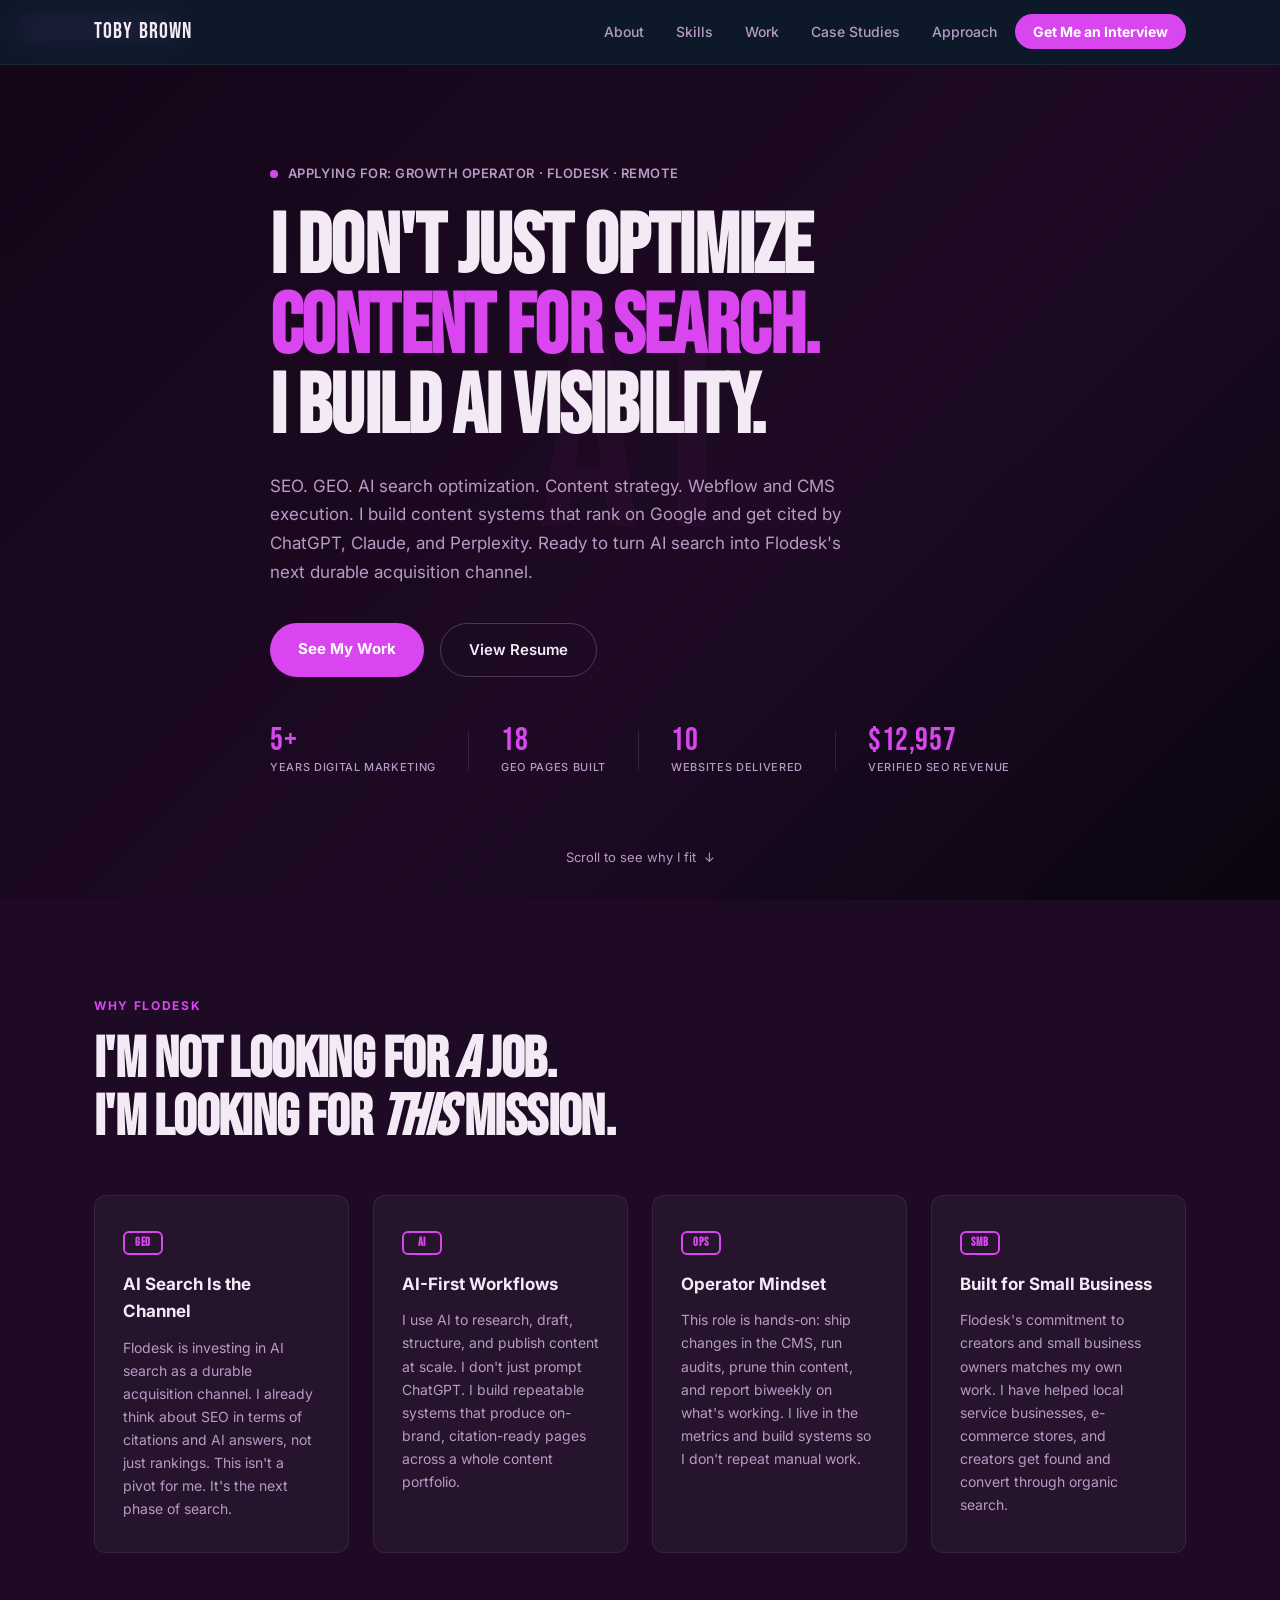
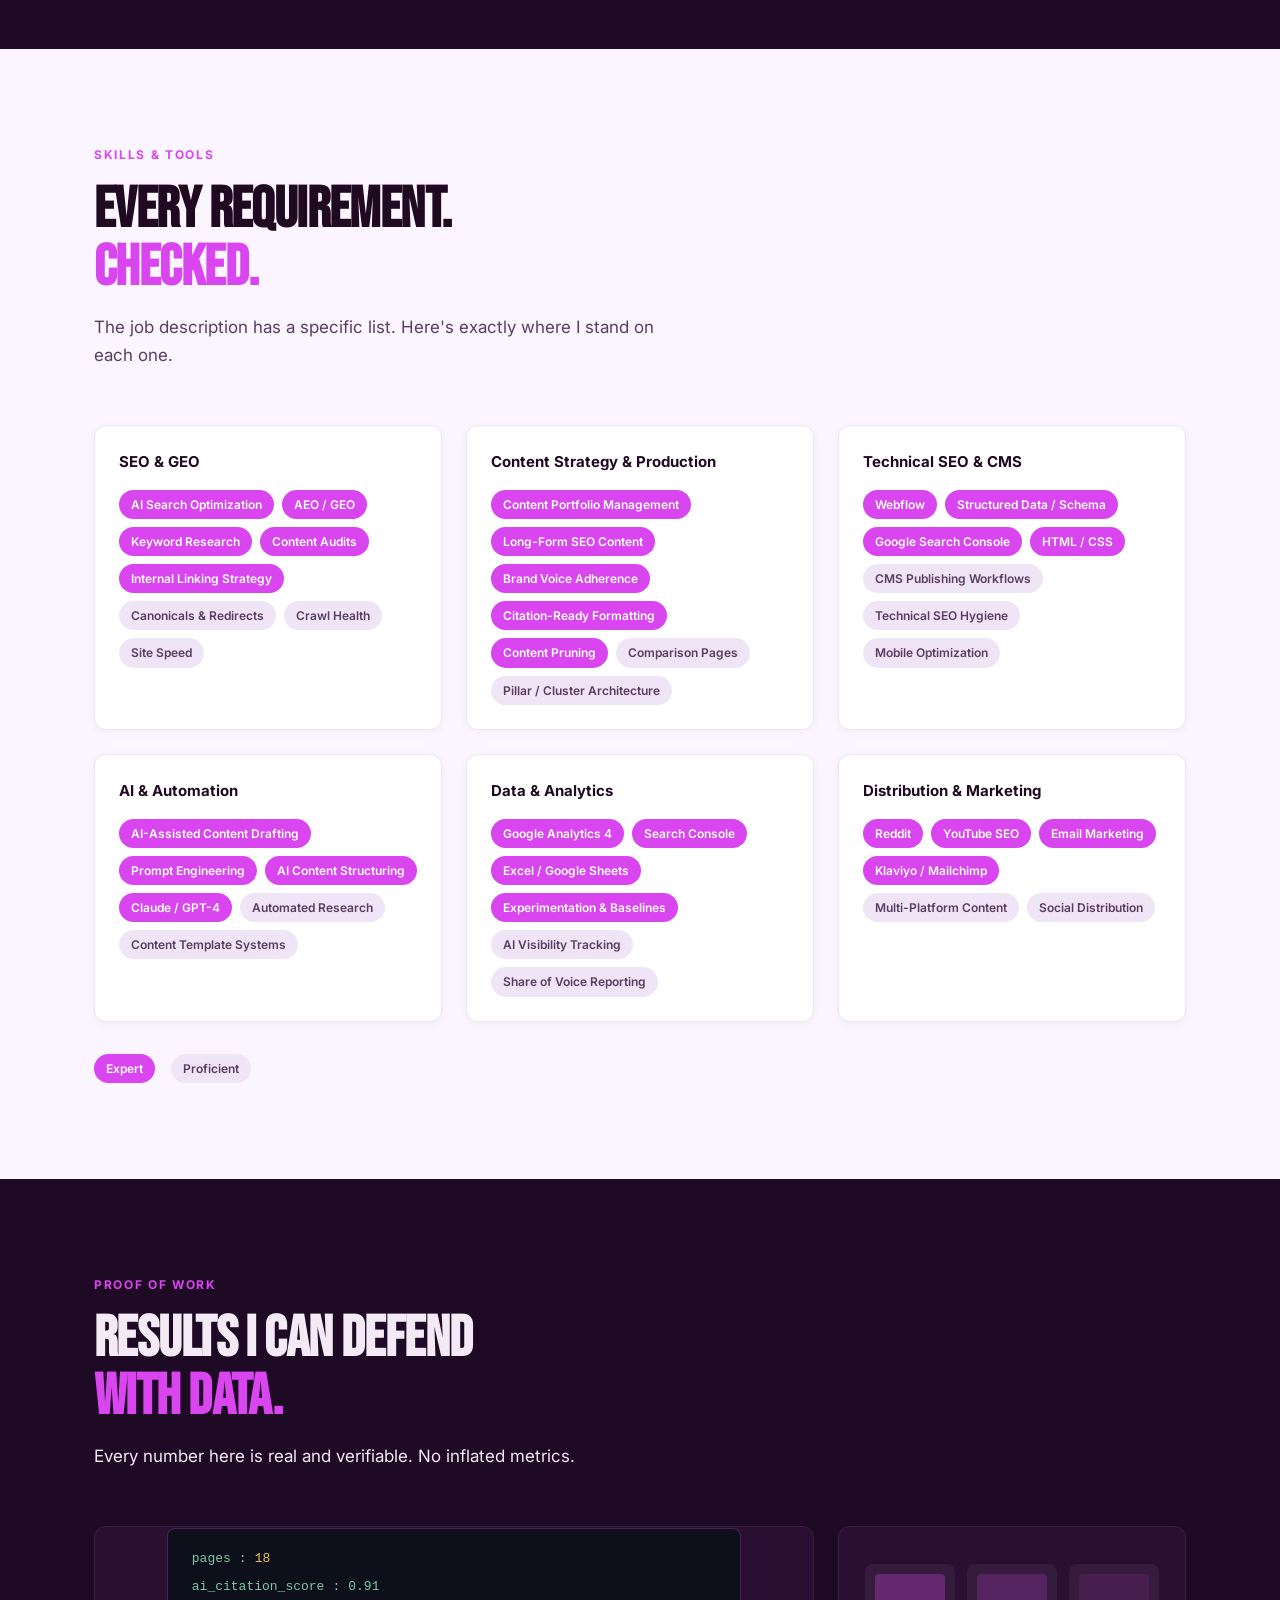
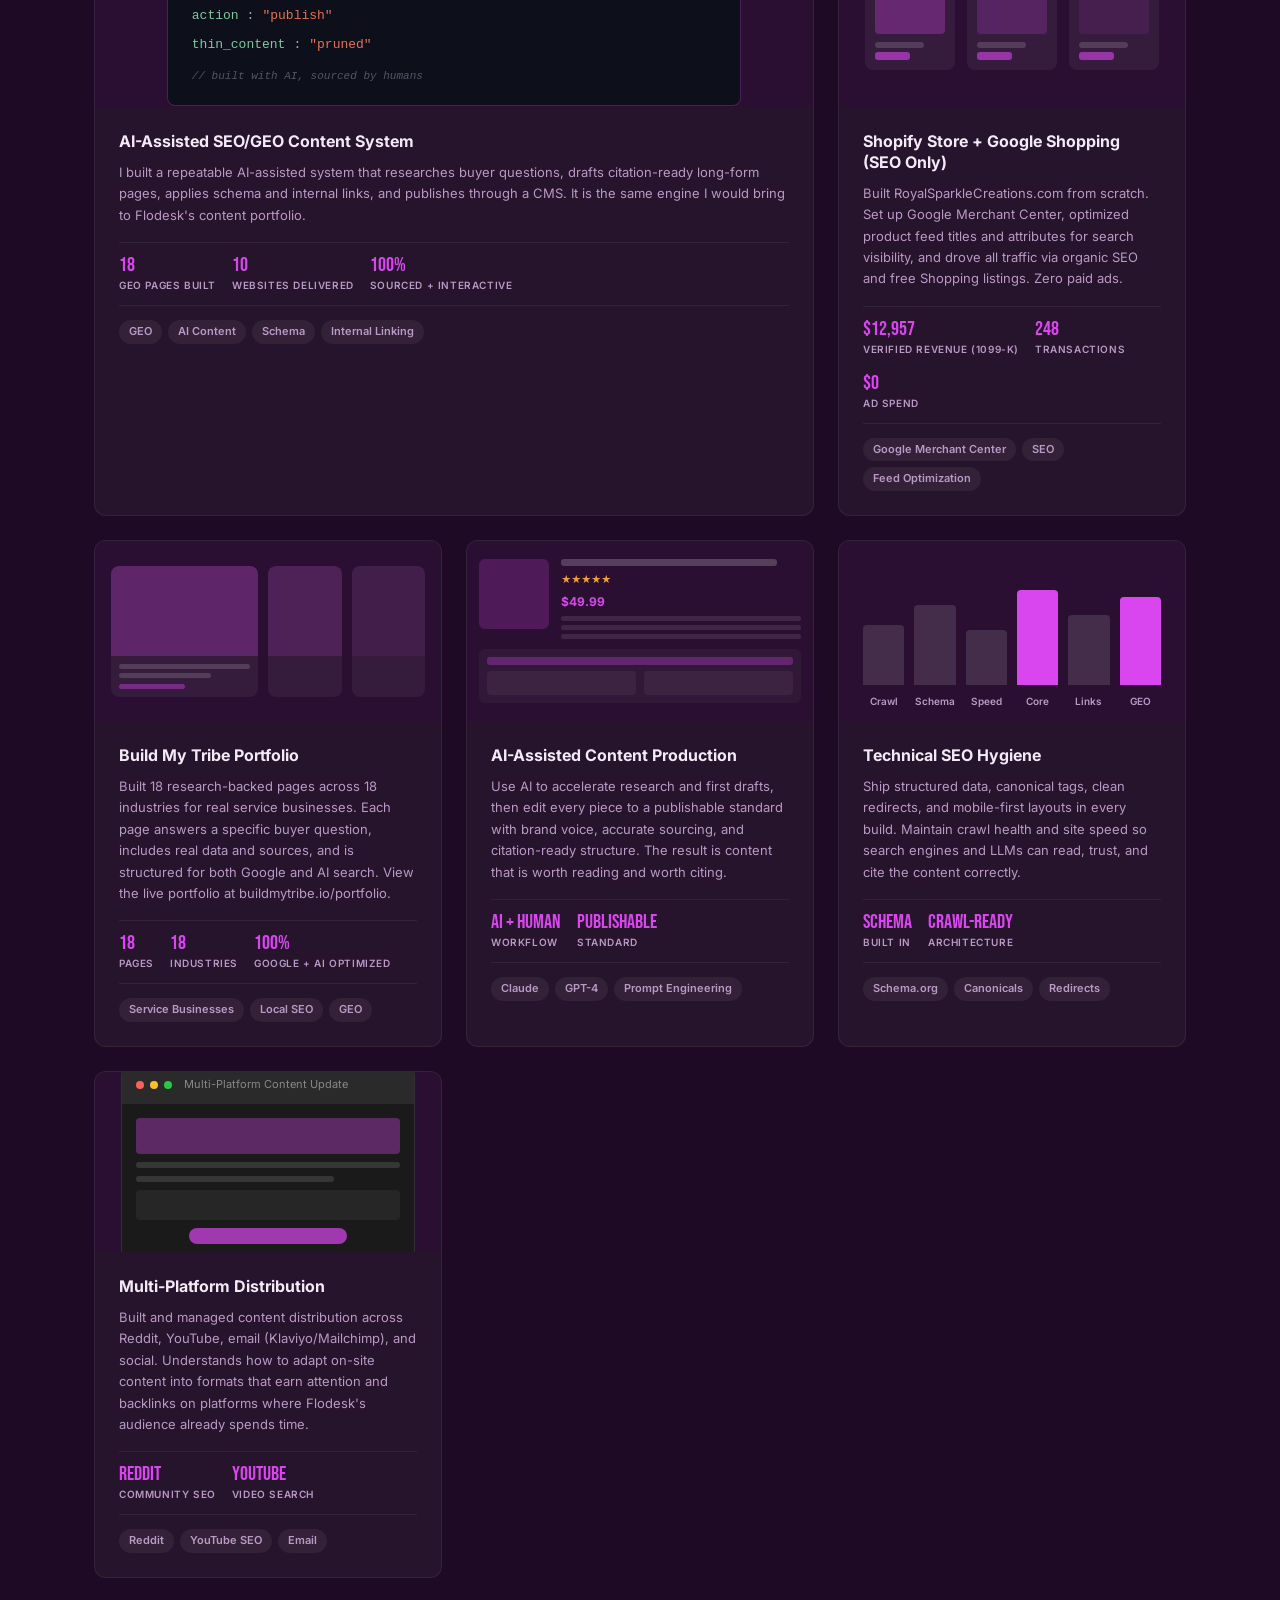
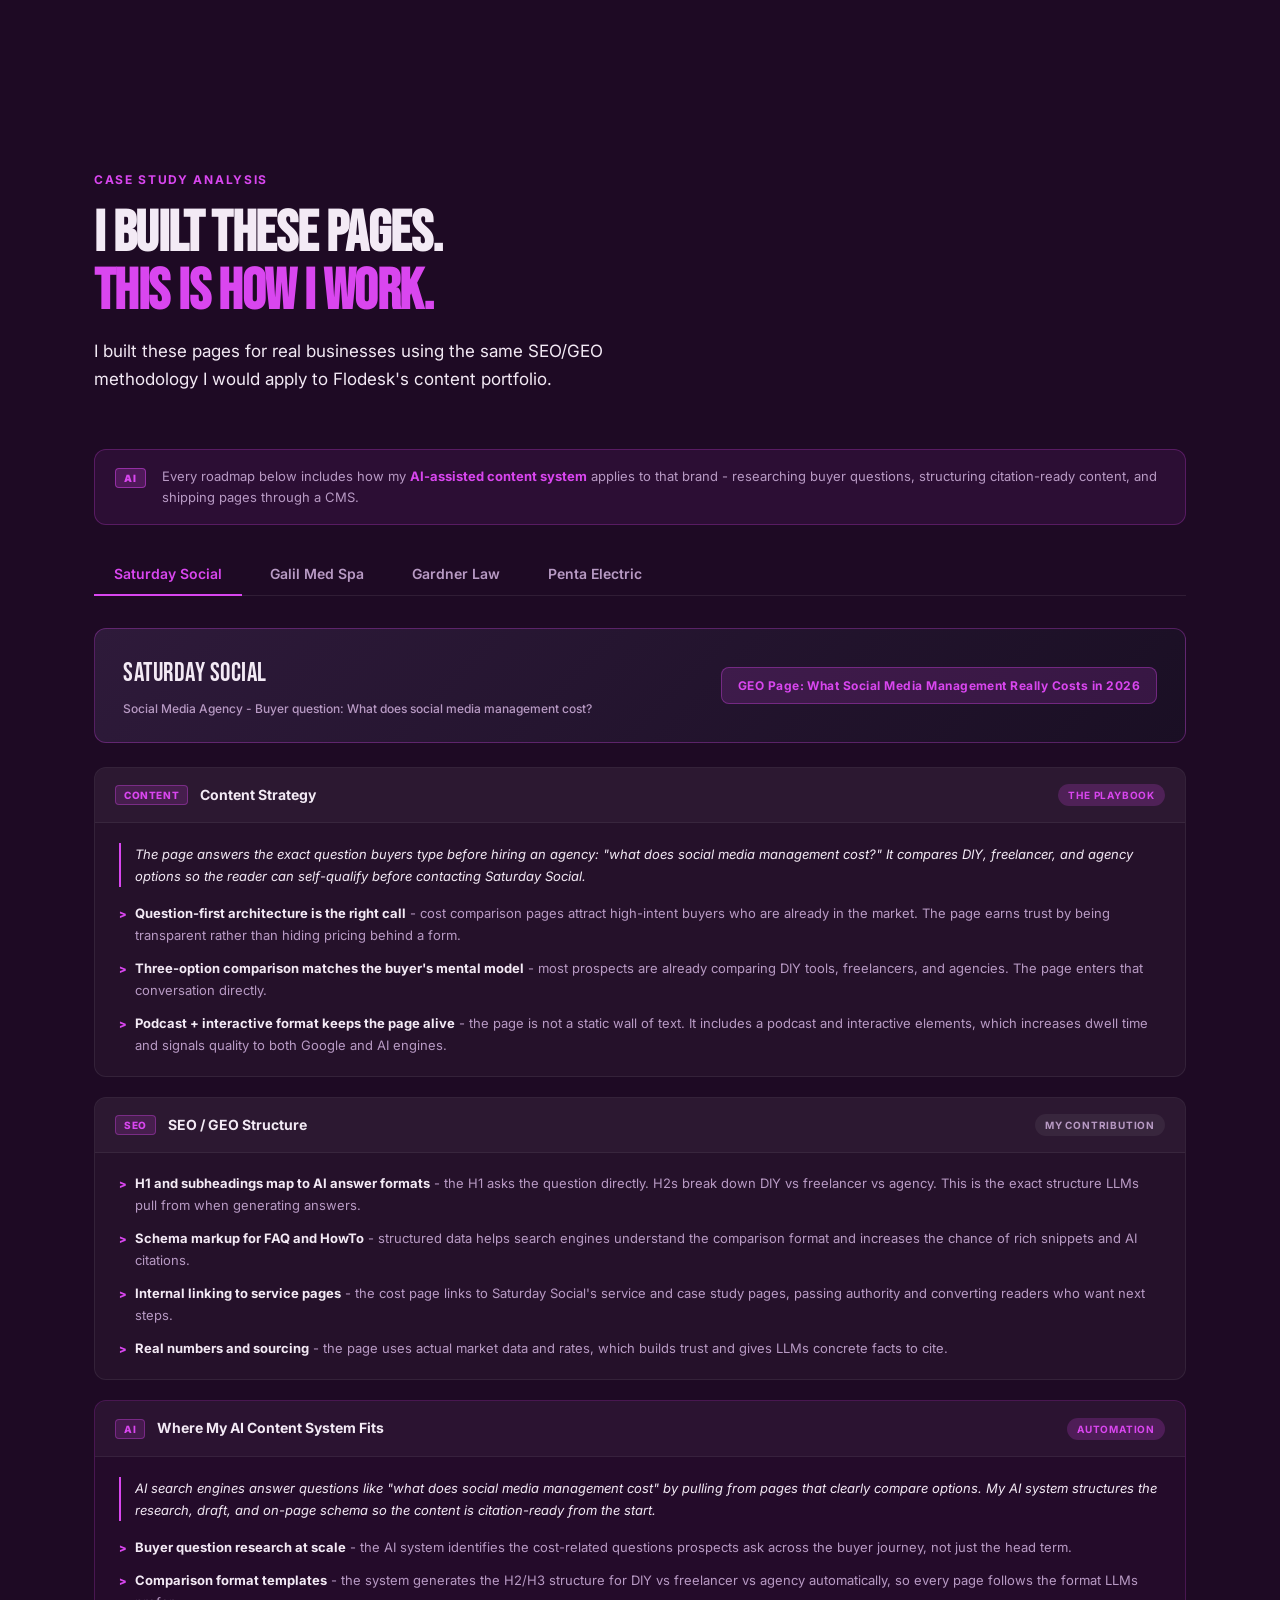
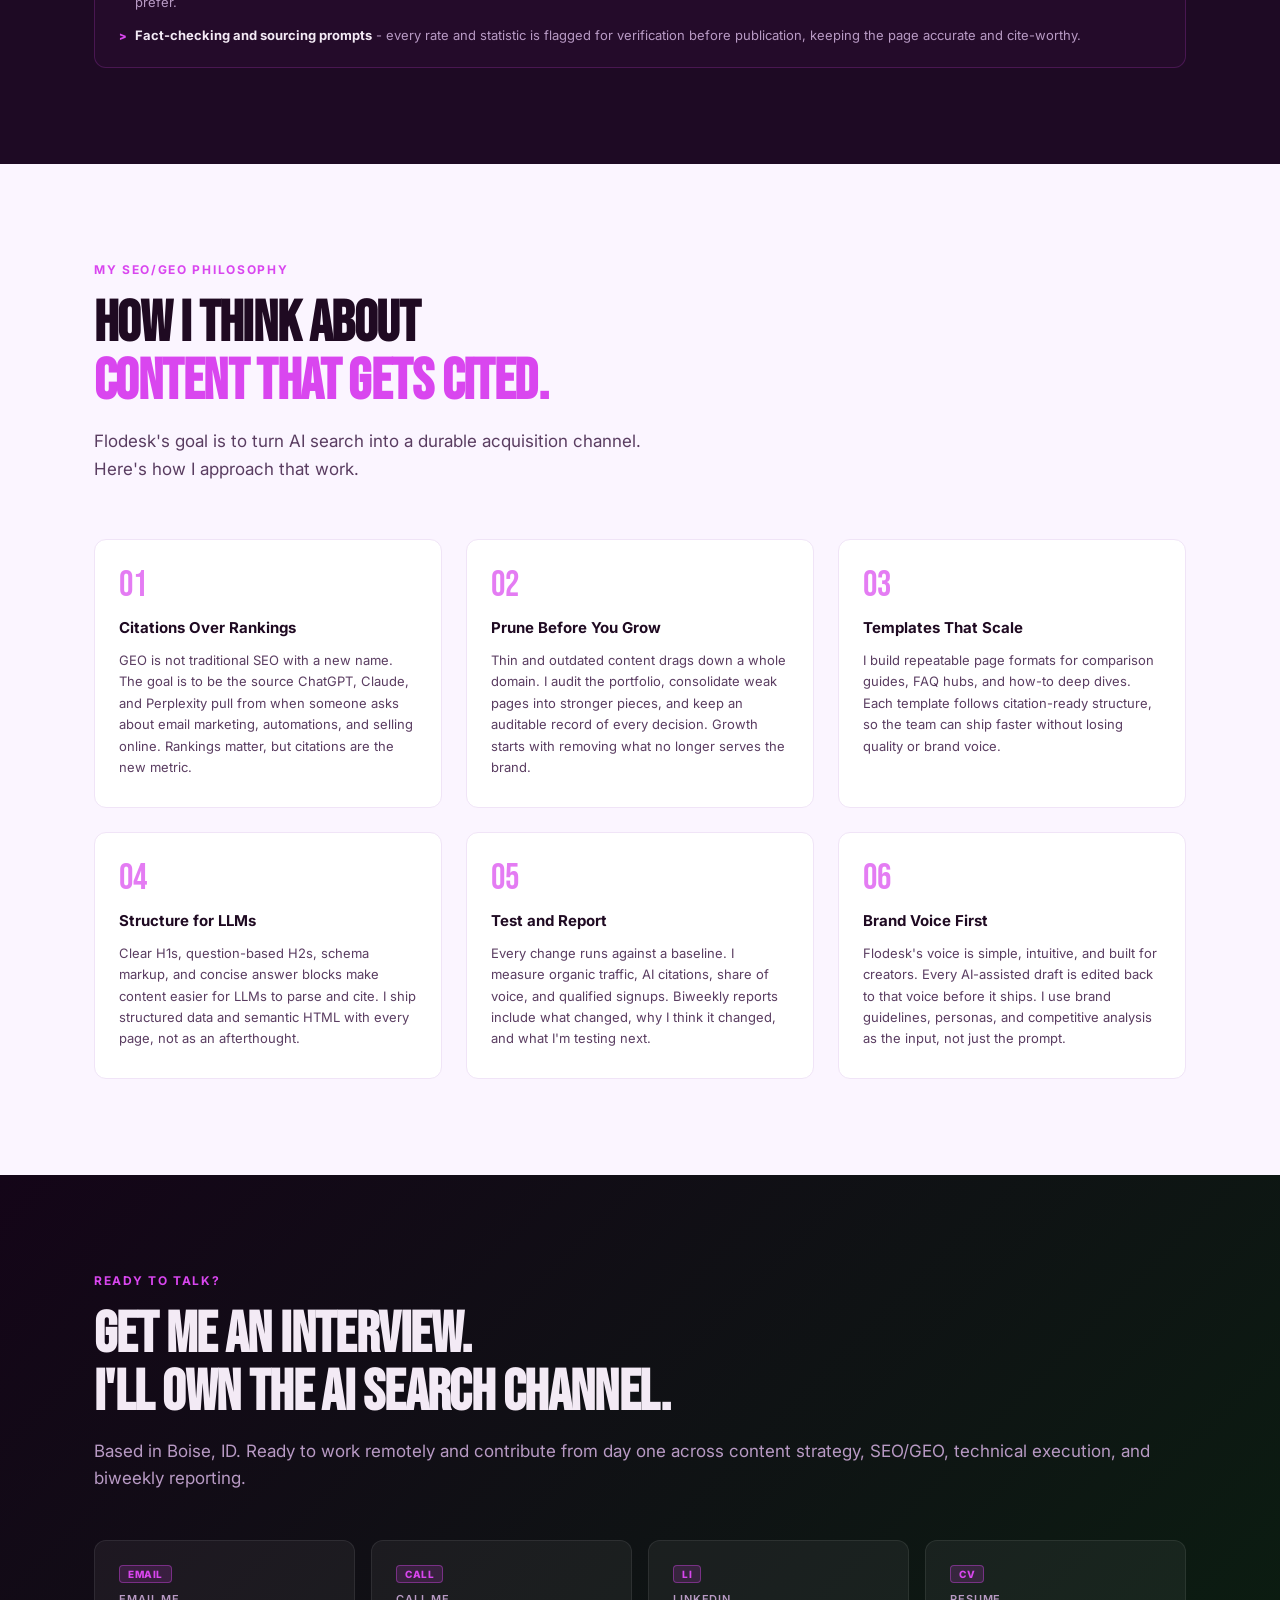
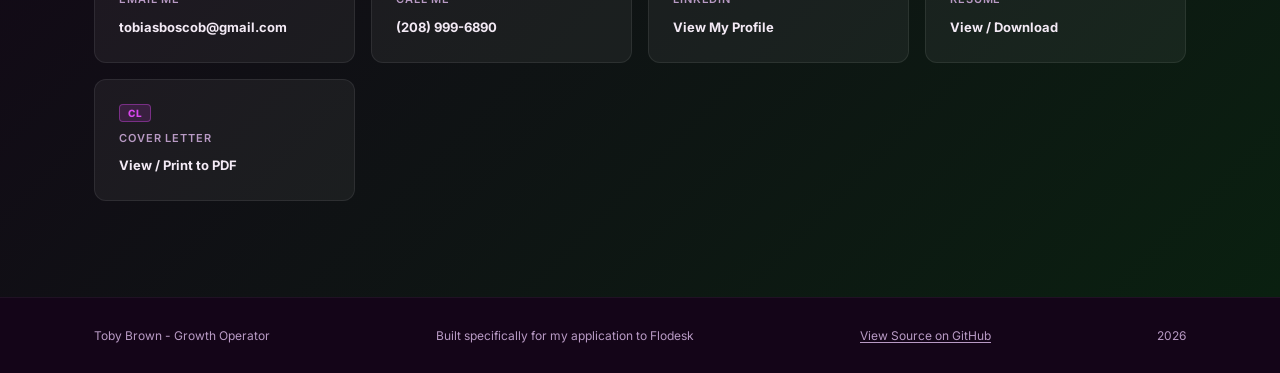
<file: index.html>
<!DOCTYPE html>
<html lang="en">
<head>
  <meta charset="UTF-8" />
  <meta name="viewport" content="width=device-width, initial-scale=1.0" />
  <title>Toby Brown - Growth Operator | Flodesk Application</title>
  <meta name="description" content="Application portfolio for the Growth Operator role at Flodesk. SEO, GEO, AI search optimization, content strategy, and technical execution." />
  <link rel="preconnect" href="https://fonts.googleapis.com" />
  <link rel="preconnect" href="https://fonts.gstatic.com" crossorigin />
  <link href="https://fonts.googleapis.com/css2?family=Inter:wght@300;400;500;600;700;800;900&family=Bebas+Neue&display=swap" rel="stylesheet" />
  <link rel="stylesheet" href="style.css" />
</head>
<body>

  <!-- NAV -->
  <nav id="navbar">
    <div class="nav-inner">
      <span class="nav-logo">Toby Brown</span>
      <ul class="nav-links">
        <li><a href="#about">About</a></li>
        <li><a href="#skills">Skills</a></li>
        <li><a href="#work">Work</a></li>
        <li><a href="#roadmaps">Case Studies</a></li>
        <li><a href="#approach">Approach</a></li>
        <li><a href="#contact" class="nav-cta">Get Me an Interview</a></li>
      </ul>
      <button class="hamburger" id="hamburger" aria-label="Menu">&#9776;</button>
    </div>
  </nav>

  <!-- HERO -->
  <section id="hero">
    <div class="hero-bg-text">AI</div>
    <div class="hero-content">
      <div class="hero-eyebrow">
        <span class="dot"></span>
        Applying for: Growth Operator &middot; Flodesk &middot; Remote
      </div>
      <h1>
        I Don't Just Optimize<br />
        <span class="accent">Content for Search.</span><br />
        I Build AI Visibility.
      </h1>
      <p class="hero-sub">
        SEO. GEO. AI search optimization. Content strategy. Webflow and CMS execution.
        I build content systems that rank on Google and get cited by ChatGPT, Claude, and Perplexity.
        Ready to turn AI search into Flodesk's next durable acquisition channel.
      </p>
      <div class="hero-actions">
        <a href="#work" class="btn-primary">See My Work</a>
        <a href="resume.html" target="_blank" class="btn-outline">View Resume</a>
      </div>
      <div class="hero-stats">
        <div class="stat"><span class="stat-num">5+</span><span class="stat-label">Years Digital Marketing</span></div>
        <div class="stat-divider"></div>
        <div class="stat"><span class="stat-num">18</span><span class="stat-label">GEO Pages Built</span></div>
        <div class="stat-divider"></div>
        <div class="stat"><span class="stat-num">10</span><span class="stat-label">Websites Delivered</span></div>
        <div class="stat-divider"></div>
        <div class="stat"><span class="stat-num">$12,957</span><span class="stat-label">Verified SEO Revenue</span></div>
      </div>
    </div>
    <div class="hero-scroll-hint">Scroll to see why I fit <span>&#8595;</span></div>
  </section>

  <!-- WHY RIDGELINE -->
  <section id="about" class="section-dark">
    <div class="container">
      <div class="section-label">Why Flodesk</div>
      <h2>I'm Not Looking For <em>A</em> Job.<br />I'm Looking For <em>This</em> Mission.</h2>
      <div class="why-grid">
        <div class="why-card">
          <div class="why-icon-text">GEO</div>
          <h3>AI Search Is the Channel</h3>
          <p>Flodesk is investing in AI search as a durable acquisition channel. I already think about SEO in terms of citations and AI answers, not just rankings. This isn't a pivot for me. It's the next phase of search.</p>
        </div>
        <div class="why-card">
          <div class="why-icon-text">AI</div>
          <h3>AI-First Workflows</h3>
          <p>I use AI to research, draft, structure, and publish content at scale. I don't just prompt ChatGPT. I build repeatable systems that produce on-brand, citation-ready pages across a whole content portfolio.</p>
        </div>
        <div class="why-card">
          <div class="why-icon-text">OPS</div>
          <h3>Operator Mindset</h3>
          <p>This role is hands-on: ship changes in the CMS, run audits, prune thin content, and report biweekly on what's working. I live in the metrics and build systems so I don't repeat manual work.</p>
        </div>
        <div class="why-card">
          <div class="why-icon-text">SMB</div>
          <h3>Built for Small Business</h3>
          <p>Flodesk's commitment to creators and small business owners matches my own work. I have helped local service businesses, e-commerce stores, and creators get found and convert through organic search.</p>
        </div>
      </div>
    </div>
  </section>

  <!-- SKILLS MATRIX -->
  <section id="skills" class="section-light">
    <div class="container">
      <div class="section-label">Skills &amp; Tools</div>
      <h2>Every Requirement.<br /><span class="accent">Checked.</span></h2>
      <p class="section-sub">The job description has a specific list. Here's exactly where I stand on each one.</p>

      <div class="skills-categories">

        <div class="skill-category">
          <div class="skill-cat-header">
            <h3>SEO &amp; GEO</h3>
          </div>
          <div class="skill-tags">
            <span class="skill-tag expert">AI Search Optimization</span>
            <span class="skill-tag expert">AEO / GEO</span>
            <span class="skill-tag expert">Keyword Research</span>
            <span class="skill-tag expert">Content Audits</span>
            <span class="skill-tag expert">Internal Linking Strategy</span>
            <span class="skill-tag strong">Canonicals &amp; Redirects</span>
            <span class="skill-tag strong">Crawl Health</span>
            <span class="skill-tag strong">Site Speed</span>
          </div>
        </div>

        <div class="skill-category">
          <div class="skill-cat-header">
            <h3>Content Strategy &amp; Production</h3>
          </div>
          <div class="skill-tags">
            <span class="skill-tag expert">Content Portfolio Management</span>
            <span class="skill-tag expert">Long-Form SEO Content</span>
            <span class="skill-tag expert">Brand Voice Adherence</span>
            <span class="skill-tag expert">Citation-Ready Formatting</span>
            <span class="skill-tag expert">Content Pruning</span>
            <span class="skill-tag strong">Comparison Pages</span>
            <span class="skill-tag strong">Pillar / Cluster Architecture</span>
          </div>
        </div>

        <div class="skill-category">
          <div class="skill-cat-header">
            <h3>Technical SEO &amp; CMS</h3>
          </div>
          <div class="skill-tags">
            <span class="skill-tag expert">Webflow</span>
            <span class="skill-tag expert">Structured Data / Schema</span>
            <span class="skill-tag expert">Google Search Console</span>
            <span class="skill-tag expert">HTML / CSS</span>
            <span class="skill-tag strong">CMS Publishing Workflows</span>
            <span class="skill-tag strong">Technical SEO Hygiene</span>
            <span class="skill-tag strong">Mobile Optimization</span>
          </div>
        </div>

        <div class="skill-category">
          <div class="skill-cat-header">
            <h3>AI &amp; Automation</h3>
          </div>
          <div class="skill-tags">
            <span class="skill-tag expert">AI-Assisted Content Drafting</span>
            <span class="skill-tag expert">Prompt Engineering</span>
            <span class="skill-tag expert">AI Content Structuring</span>
            <span class="skill-tag expert">Claude / GPT-4</span>
            <span class="skill-tag strong">Automated Research</span>
            <span class="skill-tag strong">Content Template Systems</span>
          </div>
        </div>

        <div class="skill-category">
          <div class="skill-cat-header">
            <h3>Data &amp; Analytics</h3>
          </div>
          <div class="skill-tags">
            <span class="skill-tag expert">Google Analytics 4</span>
            <span class="skill-tag expert">Search Console</span>
            <span class="skill-tag expert">Excel / Google Sheets</span>
            <span class="skill-tag expert">Experimentation &amp; Baselines</span>
            <span class="skill-tag strong">AI Visibility Tracking</span>
            <span class="skill-tag strong">Share of Voice Reporting</span>
          </div>
        </div>

        <div class="skill-category">
          <div class="skill-cat-header">
            <h3>Distribution &amp; Marketing</h3>
          </div>
          <div class="skill-tags">
            <span class="skill-tag expert">Reddit</span>
            <span class="skill-tag expert">YouTube SEO</span>
            <span class="skill-tag expert">Email Marketing</span>
            <span class="skill-tag expert">Klaviyo / Mailchimp</span>
            <span class="skill-tag strong">Multi-Platform Content</span>
            <span class="skill-tag strong">Social Distribution</span>
          </div>
        </div>

      </div>

      <div class="skill-legend">
        <span class="legend-item"><span class="skill-tag expert">Expert</span></span>
        <span class="legend-item"><span class="skill-tag strong">Proficient</span></span>
      </div>
    </div>
  </section>

  <!-- WORK / PROOF -->
  <section id="work" class="section-dark">
    <div class="container">
      <div class="section-label">Proof of Work</div>
      <h2>Results I Can Defend<br /><span class="accent">With Data.</span></h2>
      <p class="section-sub">Every number here is real and verifiable. No inflated metrics.</p>

      <div class="portfolio-grid">

        <div class="portfolio-card featured">
          <div class="portfolio-card-badge">AI + GEO</div>
          <div class="portfolio-card-img ai-preview">
            <div class="code-mock">
              <div class="cm-line"><span class="cm-key">pages</span><span class="cm-op">:</span> <span class="cm-num">18</span></div>
              <div class="cm-line"><span class="cm-key">ai_citation_score</span><span class="cm-op">:</span> <span class="cm-val">0.91</span></div>
              <div class="cm-line"><span class="cm-key">action</span><span class="cm-op">:</span> <span class="cm-str">"publish"</span></div>
              <div class="cm-line"><span class="cm-key">thin_content</span><span class="cm-op">:</span> <span class="cm-str">"pruned"</span></div>
              <div class="cm-line cm-dim">// built with AI, sourced by humans</div>
            </div>
          </div>
          <div class="portfolio-card-content">
            <h3>AI-Assisted SEO/GEO Content System</h3>
            <p>I built a repeatable AI-assisted system that researches buyer questions, drafts citation-ready long-form pages, applies schema and internal links, and publishes through a CMS. It is the same engine I would bring to Flodesk's content portfolio.</p>
            <div class="portfolio-metrics">
              <div class="metric"><span class="metric-val">18</span><span class="metric-key">GEO Pages Built</span></div>
              <div class="metric"><span class="metric-val">10</span><span class="metric-key">Websites Delivered</span></div>
              <div class="metric"><span class="metric-val">100%</span><span class="metric-key">Sourced + Interactive</span></div>
            </div>
            <div class="portfolio-tags">
              <span>GEO</span><span>AI Content</span><span>Schema</span><span>Internal Linking</span>
            </div>
          </div>
        </div>

        <div class="portfolio-card">
          <div class="portfolio-card-badge">SEO Revenue</div>
          <div class="portfolio-card-img ads-preview">
            <div class="ads-mock">
              <div class="ads-mock-row">
                <div class="ads-product-card">
                  <div class="ads-product-img"></div>
                  <div class="ads-product-info">
                    <div class="ads-line short"></div>
                    <div class="ads-price"></div>
                  </div>
                </div>
                <div class="ads-product-card">
                  <div class="ads-product-img alt"></div>
                  <div class="ads-product-info">
                    <div class="ads-line short"></div>
                    <div class="ads-price"></div>
                  </div>
                </div>
                <div class="ads-product-card">
                  <div class="ads-product-img dark"></div>
                  <div class="ads-product-info">
                    <div class="ads-line short"></div>
                    <div class="ads-price"></div>
                  </div>
                </div>
              </div>
            </div>
          </div>
          <div class="portfolio-card-content">
            <h3>Shopify Store + Google Shopping (SEO Only)</h3>
            <p>Built RoyalSparkleCreations.com from scratch. Set up Google Merchant Center, optimized product feed titles and attributes for search visibility, and drove all traffic via organic SEO and free Shopping listings. Zero paid ads.</p>
            <div class="portfolio-metrics">
              <div class="metric"><span class="metric-val">$12,957</span><span class="metric-key">Verified Revenue (1099-K)</span></div>
              <div class="metric"><span class="metric-val">248</span><span class="metric-key">Transactions</span></div>
              <div class="metric"><span class="metric-val">$0</span><span class="metric-key">Ad Spend</span></div>
            </div>
            <div class="portfolio-tags">
              <span>Google Merchant Center</span><span>SEO</span><span>Feed Optimization</span>
            </div>
          </div>
        </div>

        <div class="portfolio-card">
          <div class="portfolio-card-badge">Content Portfolio</div>
          <div class="portfolio-card-img social-preview">
            <div class="social-mock">
              <div class="social-post">
                <div class="social-post-img"></div>
                <div class="social-post-caption">
                  <div class="sp-line wide"></div>
                  <div class="sp-line medium"></div>
                  <div class="sp-hashtags"></div>
                </div>
              </div>
              <div class="social-post small">
                <div class="social-post-img alt"></div>
              </div>
              <div class="social-post small">
                <div class="social-post-img dark"></div>
              </div>
            </div>
          </div>
          <div class="portfolio-card-content">
            <h3>Build My Tribe Portfolio</h3>
            <p>Built 18 research-backed pages across 18 industries for real service businesses. Each page answers a specific buyer question, includes real data and sources, and is structured for both Google and AI search. View the live portfolio at buildmytribe.io/portfolio.</p>
            <div class="portfolio-metrics">
              <div class="metric"><span class="metric-val">18</span><span class="metric-key">Pages</span></div>
              <div class="metric"><span class="metric-val">18</span><span class="metric-key">Industries</span></div>
              <div class="metric"><span class="metric-val">100%</span><span class="metric-key">Google + AI Optimized</span></div>
            </div>
            <div class="portfolio-tags">
              <span>Service Businesses</span><span>Local SEO</span><span>GEO</span>
            </div>
          </div>
        </div>

        <div class="portfolio-card">
          <div class="portfolio-card-badge">Content Production</div>
          <div class="portfolio-card-img amazon-preview">
            <div class="amazon-mock">
              <div class="amz-listing">
                <div class="amz-img"></div>
                <div class="amz-detail">
                  <div class="amz-title"></div>
                  <div class="amz-stars">&#9733;&#9733;&#9733;&#9733;&#9733;</div>
                  <div class="amz-price">$49.99</div>
                  <div class="amz-bullets">
                    <div class="amz-bullet"></div>
                    <div class="amz-bullet"></div>
                    <div class="amz-bullet"></div>
                  </div>
                </div>
              </div>
              <div class="amz-aplus">
                <div class="aplus-bar"></div>
                <div class="aplus-row">
                  <div class="aplus-cell"></div>
                  <div class="aplus-cell"></div>
                </div>
              </div>
            </div>
          </div>
          <div class="portfolio-card-content">
            <h3>AI-Assisted Content Production</h3>
            <p>Use AI to accelerate research and first drafts, then edit every piece to a publishable standard with brand voice, accurate sourcing, and citation-ready structure. The result is content that is worth reading and worth citing.</p>
            <div class="portfolio-metrics">
              <div class="metric"><span class="metric-val">AI + Human</span><span class="metric-key">Workflow</span></div>
              <div class="metric"><span class="metric-val">Publishable</span><span class="metric-key">Standard</span></div>
            </div>
            <div class="portfolio-tags">
              <span>Claude</span><span>GPT-4</span><span>Prompt Engineering</span>
            </div>
          </div>
        </div>

        <div class="portfolio-card">
          <div class="portfolio-card-badge">Technical SEO</div>
          <div class="portfolio-card-img design-preview">
            <div class="design-mock">
              <div class="report-bars">
                <div class="r-bar" style="height:60%"></div>
                <div class="r-bar" style="height:80%"></div>
                <div class="r-bar" style="height:55%"></div>
                <div class="r-bar accent" style="height:95%"></div>
                <div class="r-bar" style="height:70%"></div>
                <div class="r-bar accent" style="height:88%"></div>
              </div>
              <div class="report-labels">
                <span>Crawl</span><span>Schema</span><span>Speed</span><span>Core</span><span>Links</span><span>GEO</span>
              </div>
            </div>
          </div>
          <div class="portfolio-card-content">
            <h3>Technical SEO Hygiene</h3>
            <p>Ship structured data, canonical tags, clean redirects, and mobile-first layouts in every build. Maintain crawl health and site speed so search engines and LLMs can read, trust, and cite the content correctly.</p>
            <div class="portfolio-metrics">
              <div class="metric"><span class="metric-val">Schema</span><span class="metric-key">Built In</span></div>
              <div class="metric"><span class="metric-val">Crawl-Ready</span><span class="metric-key">Architecture</span></div>
            </div>
            <div class="portfolio-tags">
              <span>Schema.org</span><span>Canonicals</span><span>Redirects</span>
            </div>
          </div>
        </div>

        <div class="portfolio-card">
          <div class="portfolio-card-badge">Distribution</div>
          <div class="portfolio-card-img email-preview">
            <div class="email-mock">
              <div class="email-mock-header">
                <span class="em-dot red"></span>
                <span class="em-dot yellow"></span>
                <span class="em-dot green"></span>
                <span class="em-subject">Multi-Platform Content Update</span>
              </div>
              <div class="email-mock-body">
                <div class="em-hero-bar"></div>
                <div class="em-text-line wide"></div>
                <div class="em-text-line medium"></div>
                <div class="em-img-placeholder"></div>
                <div class="em-cta-bar"></div>
              </div>
            </div>
          </div>
          <div class="portfolio-card-content">
            <h3>Multi-Platform Distribution</h3>
            <p>Built and managed content distribution across Reddit, YouTube, email (Klaviyo/Mailchimp), and social. Understands how to adapt on-site content into formats that earn attention and backlinks on platforms where Flodesk's audience already spends time.</p>
            <div class="portfolio-metrics">
              <div class="metric"><span class="metric-val">Reddit</span><span class="metric-key">Community SEO</span></div>
              <div class="metric"><span class="metric-val">YouTube</span><span class="metric-key">Video Search</span></div>
            </div>
            <div class="portfolio-tags">
              <span>Reddit</span><span>YouTube SEO</span><span>Email</span>
            </div>
          </div>
        </div>

      </div>
    </div>
  </section>

  <!-- CASE STUDY ROADMAPS -->
  <section id="roadmaps" class="section-dark">
    <div class="container">
      <div class="section-label">Case Study Analysis</div>
      <h2>I Built These Pages.<br /><span class="accent">This Is How I Work.</span></h2>
      <p class="section-sub">I built these pages for real businesses using the same SEO/GEO methodology I would apply to Flodesk's content portfolio.</p>

      <div class="ai-callout-banner">
        <span class="ai-badge">AI</span>
        <p>Every roadmap below includes how my <strong>AI-assisted content system</strong> applies to that brand - researching buyer questions, structuring citation-ready content, and shipping pages through a CMS.</p>
      </div>

      <div class="brand-tabs">
        <button class="brand-tab active" data-brand="saturday">Saturday Social</button>
        <button class="brand-tab" data-brand="galil">Galil Med Spa</button>
        <button class="brand-tab" data-brand="gardner">Gardner Law</button>
        <button class="brand-tab" data-brand="penta">Penta Electric</button>
      </div>

      <!-- SATURDAY SOCIAL -->
      <div class="brand-roadmap active" id="brand-saturday">
        <div class="roadmap-header saturday-header">
          <div class="roadmap-brand-info">
            <div class="roadmap-brand-name">Saturday Social</div>
            <div class="roadmap-brand-url">Social Media Agency - Buyer question: What does social media management cost?</div>
          </div>
          <div class="roadmap-result-badge">GEO Page: What Social Media Management Really Costs in 2026</div>
        </div>
        <div class="roadmap-body">

          <div class="channel-block">
            <div class="channel-header">
              <span class="channel-icon ci">CONTENT</span>
              <span class="channel-name">Content Strategy</span>
              <span class="channel-priority high">The Playbook</span>
            </div>
            <div class="channel-body">
              <p class="channel-thesis">The page answers the exact question buyers type before hiring an agency: "what does social media management cost?" It compares DIY, freelancer, and agency options so the reader can self-qualify before contacting Saturday Social.</p>
              <ul class="channel-actions">
                <li><strong>Question-first architecture is the right call</strong> - cost comparison pages attract high-intent buyers who are already in the market. The page earns trust by being transparent rather than hiding pricing behind a form.</li>
                <li><strong>Three-option comparison matches the buyer's mental model</strong> - most prospects are already comparing DIY tools, freelancers, and agencies. The page enters that conversation directly.</li>
                <li><strong>Podcast + interactive format keeps the page alive</strong> - the page is not a static wall of text. It includes a podcast and interactive elements, which increases dwell time and signals quality to both Google and AI engines.</li>
              </ul>
            </div>
          </div>

          <div class="channel-block">
            <div class="channel-header">
              <span class="channel-icon ci">SEO</span>
              <span class="channel-name">SEO / GEO Structure</span>
              <span class="channel-priority medium">My Contribution</span>
            </div>
            <div class="channel-body">
              <ul class="channel-actions">
                <li><strong>H1 and subheadings map to AI answer formats</strong> - the H1 asks the question directly. H2s break down DIY vs freelancer vs agency. This is the exact structure LLMs pull from when generating answers.</li>
                <li><strong>Schema markup for FAQ and HowTo</strong> - structured data helps search engines understand the comparison format and increases the chance of rich snippets and AI citations.</li>
                <li><strong>Internal linking to service pages</strong> - the cost page links to Saturday Social's service and case study pages, passing authority and converting readers who want next steps.</li>
                <li><strong>Real numbers and sourcing</strong> - the page uses actual market data and rates, which builds trust and gives LLMs concrete facts to cite.</li>
              </ul>
            </div>
          </div>

          <div class="channel-block ai-block">
            <div class="channel-header">
              <span class="channel-icon ci">AI</span>
              <span class="channel-name">Where My AI Content System Fits</span>
              <span class="channel-priority ai-tag">Automation</span>
            </div>
            <div class="channel-body">
              <p class="channel-thesis">AI search engines answer questions like "what does social media management cost" by pulling from pages that clearly compare options. My AI system structures the research, draft, and on-page schema so the content is citation-ready from the start.</p>
              <ul class="channel-actions">
                <li><strong>Buyer question research at scale</strong> - the AI system identifies the cost-related questions prospects ask across the buyer journey, not just the head term.</li>
                <li><strong>Comparison format templates</strong> - the system generates the H2/H3 structure for DIY vs freelancer vs agency automatically, so every page follows the format LLMs prefer.</li>
                <li><strong>Fact-checking and sourcing prompts</strong> - every rate and statistic is flagged for verification before publication, keeping the page accurate and cite-worthy.</li>
              </ul>
            </div>
          </div>

        </div>
      </div>

      <!-- GALIL MED SPA -->
      <div class="brand-roadmap" id="brand-galil">
        <div class="roadmap-header galil-header">
          <div class="roadmap-brand-info">
            <div class="roadmap-brand-name">Galil Med Spa</div>
            <div class="roadmap-brand-url">Medical Aesthetics - Buyer question: What does a HIFU facial cost?</div>
          </div>
          <div class="roadmap-result-badge">GEO Page: HIFU Facial Cost vs Microneedling vs Surgical Lift</div>
        </div>
        <div class="roadmap-body">

          <div class="channel-block">
            <div class="channel-header">
              <span class="channel-icon ci">CONTENT</span>
              <span class="channel-name">Content Strategy</span>
              <span class="channel-priority high">The Playbook</span>
            </div>
            <div class="channel-body">
              <p class="channel-thesis">The page targets a high-intent medical aesthetics buyer who is comparing treatments and providers. By answering cost, downtime, and results upfront, it filters out price shoppers and attracts prospects who are ready to book a consultation.</p>
              <ul class="channel-actions">
                <li><strong>Cost + comparison + provider is the right content triangle</strong> - buyers want to know price, how it compares to alternatives, and who they can trust. The page covers all three.</li>
                <li><strong>Medical credibility is non-negotiable</strong> - the page does not make unsupported claims. It explains how HIFU works, what it treats, and who is a good candidate, which protects the brand and helps the reader make an informed decision.</li>
                <li><strong>Local booking intent is built into the structure</strong> - the page is written for a specific Idaho market and includes clear next steps for consultation booking, not just education.</li>
              </ul>
            </div>
          </div>

          <div class="channel-block">
            <div class="channel-header">
              <span class="channel-icon ci">SEO</span>
              <span class="channel-name">SEO / GEO Structure</span>
              <span class="channel-priority medium">My Contribution</span>
            </div>
            <div class="channel-body">
              <ul class="channel-actions">
                <li><strong>H1 targets the comparison query</strong> - "What a HIFU Facial Costs (and How It Compares to Microneedling and a Surgical Lift)" captures both the cost intent and the comparison intent in one search-friendly headline.</li>
                <li><strong>Procedure comparison table</strong> - a clear table comparing HIFU, microneedling, and surgical lift gives both readers and AI engines a scannable fact base.</li>
                <li><strong>Medical FAQ schema</strong> - FAQ schema on safety, downtime, results, and candidacy helps the page appear in AI-generated answers and featured snippets.</li>
                <li><strong>Local service page links</strong> - internal links to the med spa's HIFU service and consultation pages convert educated readers into booked appointments.</li>
              </ul>
            </div>
          </div>

          <div class="channel-block ai-block">
            <div class="channel-header">
              <span class="channel-icon ci">AI</span>
              <span class="channel-name">Where My AI Content System Fits</span>
              <span class="channel-priority ai-tag">Automation</span>
            </div>
            <div class="channel-body">
              <p class="channel-thesis">Medical aesthetics content has to be accurate and well-sourced. My AI system drafts the comparison framework, flags medical claims for human review, and structures the page so it is easy for both readers and LLMs to parse.</p>
              <ul class="channel-actions">
                <li><strong>Competitor and alternative research</strong> - the AI system gathers how microneedling and surgical lift are described across authoritative sources, so the comparison is accurate and balanced.</li>
                <li><strong>Claim flagging for human verification</strong> - any statement about results, safety, or candidacy is tagged for review before publication, keeping the content compliant and trustworthy.</li>
                <li><strong>FAQ schema generation</strong> - the system extracts the most common questions from research and formats them into FAQ schema automatically.</li>
              </ul>
            </div>
          </div>

        </div>
      </div>

      <!-- GARDNER LAW -->
      <div class="brand-roadmap" id="brand-gardner">
        <div class="roadmap-header gardner-header">
          <div class="roadmap-brand-info">
            <div class="roadmap-brand-name">Gardner Law</div>
            <div class="roadmap-brand-url">Estate Planning - Buyer question: Will or living trust in Idaho?</div>
          </div>
          <div class="roadmap-result-badge">GEO Page: Will or Living Trust in Idaho</div>
        </div>
        <div class="roadmap-body">

          <div class="channel-block">
            <div class="channel-header">
              <span class="channel-icon ci">CONTENT</span>
              <span class="channel-name">Content Strategy</span>
              <span class="channel-priority high">The Playbook</span>
            </div>
            <div class="channel-body">
              <p class="channel-thesis">The page answers a high-stakes question for Idaho families: which estate planning tool do they actually need? It replaces dense legal jargon with plain-language guidance and a clear recommendation framework.</p>
              <ul class="channel-actions">
                <li><strong>Local specificity builds trust</strong> - Idaho probate laws and tax rules are different from other states. The page is written for Idaho residents, not a generic national audience.</li>
                <li><strong>Decision framework, not just definitions</strong> - the page does not just define wills and trusts. It tells the reader which one fits their situation based on assets, family structure, and goals.</li>
                <li><strong>Soft conversion to consultation</strong> - estate planning is a high-trust purchase. The page ends with a consultation CTA after educating the reader, which is the right sequence for this service.</li>
              </ul>
            </div>
          </div>

          <div class="channel-block">
            <div class="channel-header">
              <span class="channel-icon ci">SEO</span>
              <span class="channel-name">SEO / GEO Structure</span>
              <span class="channel-priority medium">My Contribution</span>
            </div>
            <div class="channel-body">
              <ul class="channel-actions">
                <li><strong>Local keyword targeting</strong> - the H1 includes "Idaho" and the page targets "will or trust Idaho," "Idaho living trust," and related local terms that indicate intent to hire a local attorney.</li>
                <li><strong>Clear H2 decision paths</strong> - H2s like "When a will is enough" and "When a trust makes sense" match the way AI engines structure comparison answers.</li>
                <li><strong>Legal disclaimer and authority signals</strong> - the page includes attorney bio links, disclaimers, and clear sourcing, which builds trust with both readers and AI systems.</li>
                <li><strong>Service and contact internal links</strong> - the page links to estate planning services, the attorney team, and the contact page to convert informed readers into consultations.</li>
              </ul>
            </div>
          </div>

          <div class="channel-block ai-block">
            <div class="channel-header">
              <span class="channel-icon ci">AI</span>
              <span class="channel-name">Where My AI Content System Fits</span>
              <span class="channel-priority ai-tag">Automation</span>
            </div>
            <div class="channel-body">
              <p class="channel-thesis">Legal content has to be precise and jurisdiction-specific. My AI system researches Idaho-specific estate planning rules, drafts plain-language explanations, and flags anything that needs attorney review before the page goes live.</p>
              <ul class="channel-actions">
                <li><strong>Jurisdiction-specific research</strong> - the AI system is prompted to prioritize Idaho probate, trust, and tax rules rather than generic US legal advice.</li>
                <li><strong>Plain-language rewriting</strong> - complex legal concepts are rewritten for a non-lawyer audience, then reviewed for accuracy before publication.</li>
                <li><strong>Attorney review checkpoints</strong> - the workflow flags sections that contain legal claims, ensuring a human expert reviews before the page is published.</li>
              </ul>
            </div>
          </div>

        </div>
      </div>

      <!-- PENTA ELECTRIC -->
      <div class="brand-roadmap" id="brand-penta">
        <div class="roadmap-header penta-header">
          <div class="roadmap-brand-info">
            <div class="roadmap-brand-name">Penta Electric</div>
            <div class="roadmap-brand-url">Electrical / Solar - Buyer question: Are solar panels worth it in Idaho in 2026?</div>
          </div>
          <div class="roadmap-result-badge">GEO Page: Are Solar Panels Worth It in Idaho in 2026?</div>
        </div>
        <div class="roadmap-body">

          <div class="channel-block">
            <div class="channel-header">
              <span class="channel-icon ci">CONTENT</span>
              <span class="channel-name">Content Strategy</span>
              <span class="channel-priority high">The Playbook</span>
            </div>
            <div class="channel-body">
              <p class="channel-thesis">The page addresses a buyer who is skeptical and researching a major purchase. It answers ROI, policy changes, and timing honestly, which builds authority and pre-qualifies the right leads for Penta Electric.</p>
              <ul class="channel-actions">
                <li><strong>Honest framing beats hype</strong> - the title promises "an honest look after the rules changed." That tone matches how buyers research solar today and builds trust before the sales conversation.</li>
                <li><strong>2026 policy update angle captures search demand</strong> - solar incentives and net metering rules change often. A page that addresses the latest rules ranks for time-sensitive searches and earns links from local news and forums.</li>
                <li><strong>ROI calculator or estimate framework</strong> - giving the reader a way to estimate payback period keeps them on the page and positions Penta Electric as the authority on Idaho solar math.</li>
              </ul>
            </div>
          </div>

          <div class="channel-block">
            <div class="channel-header">
              <span class="channel-icon ci">SEO</span>
              <span class="channel-name">SEO / GEO Structure</span>
              <span class="channel-priority medium">My Contribution</span>
            </div>
            <div class="channel-body">
              <ul class="channel-actions">
                <li><strong>Year-included H1 captures the update query</strong> - "Are solar panels worth it in Idaho in 2026?" ranks for both the evergreen question and the current-year policy search.</li>
                <li><strong>Policy and incentive section</strong> - a dedicated section on Idaho-specific incentives, tax credits, and utility rules gives LLMs concrete facts to cite and keeps the page fresh.</li>
                <li><strong>FAQ schema on payback, warranties, and installation</strong> - these are the exact questions buyers ask before contacting a solar installer. FAQ schema helps the page appear in AI answers.</li>
                <li><strong>Service page and quote CTA links</strong> - the page funnels educated readers into a free quote request, matching the high-intent solar buyer journey.</li>
              </ul>
            </div>
          </div>

          <div class="channel-block ai-block">
            <div class="channel-header">
              <span class="channel-icon ci">AI</span>
              <span class="channel-name">Where My AI Content System Fits</span>
              <span class="channel-priority ai-tag">Automation</span>
            </div>
            <div class="channel-body">
              <p class="channel-thesis">Solar content goes stale fast because policies and incentives change. My AI system tracks rule changes, drafts updated sections, and flags every statistic and incentive for verification before the page is republished.</p>
              <ul class="channel-actions">
                <li><strong>Policy change monitoring</strong> - the AI system is set up to detect changes in Idaho solar rules, net metering, and federal incentives so the page stays current.</li>
                <li><strong>ROI calculation framework</strong> - the system drafts payback examples based on current average system costs, electricity rates, and incentive values, then flags them for human review.</li>
                <li><strong>Update workflow</strong> - when rules change, the system identifies which sections need updates and suggests revised copy, reducing the time to keep the page accurate.</li>
              </ul>
            </div>
          </div>

        </div>
      </div>

      <!-- END ROADMAPS -->

    </div>
  </section>

  <!-- HOW I THINK ABOUT SEO/GEO -->
  <section id="approach" class="section-light">
    <div class="container">
      <div class="section-label">My SEO/GEO Philosophy</div>
      <h2>How I Think About<br /><span class="accent">Content That Gets Cited.</span></h2>
      <p class="section-sub">Flodesk's goal is to turn AI search into a durable acquisition channel. Here's how I approach that work.</p>
      <div class="approach-grid">

        <div class="approach-card">
          <div class="approach-num">01</div>
          <h3>Citations Over Rankings</h3>
          <p>GEO is not traditional SEO with a new name. The goal is to be the source ChatGPT, Claude, and Perplexity pull from when someone asks about email marketing, automations, and selling online. Rankings matter, but citations are the new metric.</p>
        </div>

        <div class="approach-card">
          <div class="approach-num">02</div>
          <h3>Prune Before You Grow</h3>
          <p>Thin and outdated content drags down a whole domain. I audit the portfolio, consolidate weak pages into stronger pieces, and keep an auditable record of every decision. Growth starts with removing what no longer serves the brand.</p>
        </div>

        <div class="approach-card">
          <div class="approach-num">03</div>
          <h3>Templates That Scale</h3>
          <p>I build repeatable page formats for comparison guides, FAQ hubs, and how-to deep dives. Each template follows citation-ready structure, so the team can ship faster without losing quality or brand voice.</p>
        </div>

        <div class="approach-card">
          <div class="approach-num">04</div>
          <h3>Structure for LLMs</h3>
          <p>Clear H1s, question-based H2s, schema markup, and concise answer blocks make content easier for LLMs to parse and cite. I ship structured data and semantic HTML with every page, not as an afterthought.</p>
        </div>

        <div class="approach-card">
          <div class="approach-num">05</div>
          <h3>Test and Report</h3>
          <p>Every change runs against a baseline. I measure organic traffic, AI citations, share of voice, and qualified signups. Biweekly reports include what changed, why I think it changed, and what I'm testing next.</p>
        </div>

        <div class="approach-card">
          <div class="approach-num">06</div>
          <h3>Brand Voice First</h3>
          <p>Flodesk's voice is simple, intuitive, and built for creators. Every AI-assisted draft is edited back to that voice before it ships. I use brand guidelines, personas, and competitive analysis as the input, not just the prompt.</p>
        </div>

      </div>
    </div>
  </section>

  <!-- CONTACT -->
  <section id="contact" class="section-cta">
    <div class="container">
      <div class="cta-content">
        <div class="section-label light">Ready to Talk?</div>
        <h2>Get me an Interview.<br />I'll own the AI search channel.</h2>
        <p>Based in Boise, ID. Ready to work remotely and contribute from day one across content strategy, SEO/GEO, technical execution, and biweekly reporting.</p>
        <div class="contact-options">
          <a href="mailto:tobiasboscob@gmail.com" class="contact-card">
            <span class="contact-icon ci">EMAIL</span>
            <span class="contact-label">Email Me</span>
            <span class="contact-value">tobiasboscob@gmail.com</span>
          </a>
          <a href="tel:2089996890" class="contact-card">
            <span class="contact-icon ci">CALL</span>
            <span class="contact-label">Call Me</span>
            <span class="contact-value">(208) 999-6890</span>
          </a>
          <a href="https://www.linkedin.com/in/tobias-brown-352503311/" target="_blank" class="contact-card">
            <span class="contact-icon ci">LI</span>
            <span class="contact-label">LinkedIn</span>
            <span class="contact-value">View My Profile</span>
          </a>
          <a href="resume.html" target="_blank" class="contact-card">
            <span class="contact-icon ci">CV</span>
            <span class="contact-label">Resume</span>
            <span class="contact-value">View / Download</span>
          </a>
          <a href="cover-letter.html" target="_blank" class="contact-card">
            <span class="contact-icon ci">CL</span>
            <span class="contact-label">Cover Letter</span>
            <span class="contact-value">View / Print to PDF</span>
          </a>
        </div>
      </div>
    </div>
  </section>

  <!-- FOOTER -->
  <footer>
    <div class="container">
      <div class="footer-inner">
        <span>Toby Brown - Growth Operator</span>
        <span>Built specifically for my application to Flodesk</span>
        <span><a href="https://github.com/TobiasBoscoBrown/flodesk-portfolio" target="_blank">View Source on GitHub</a></span>
        <span>2026</span>
      </div>
    </div>
  </footer>

  <script src="script.js"></script>
</body>
</html>
</file>
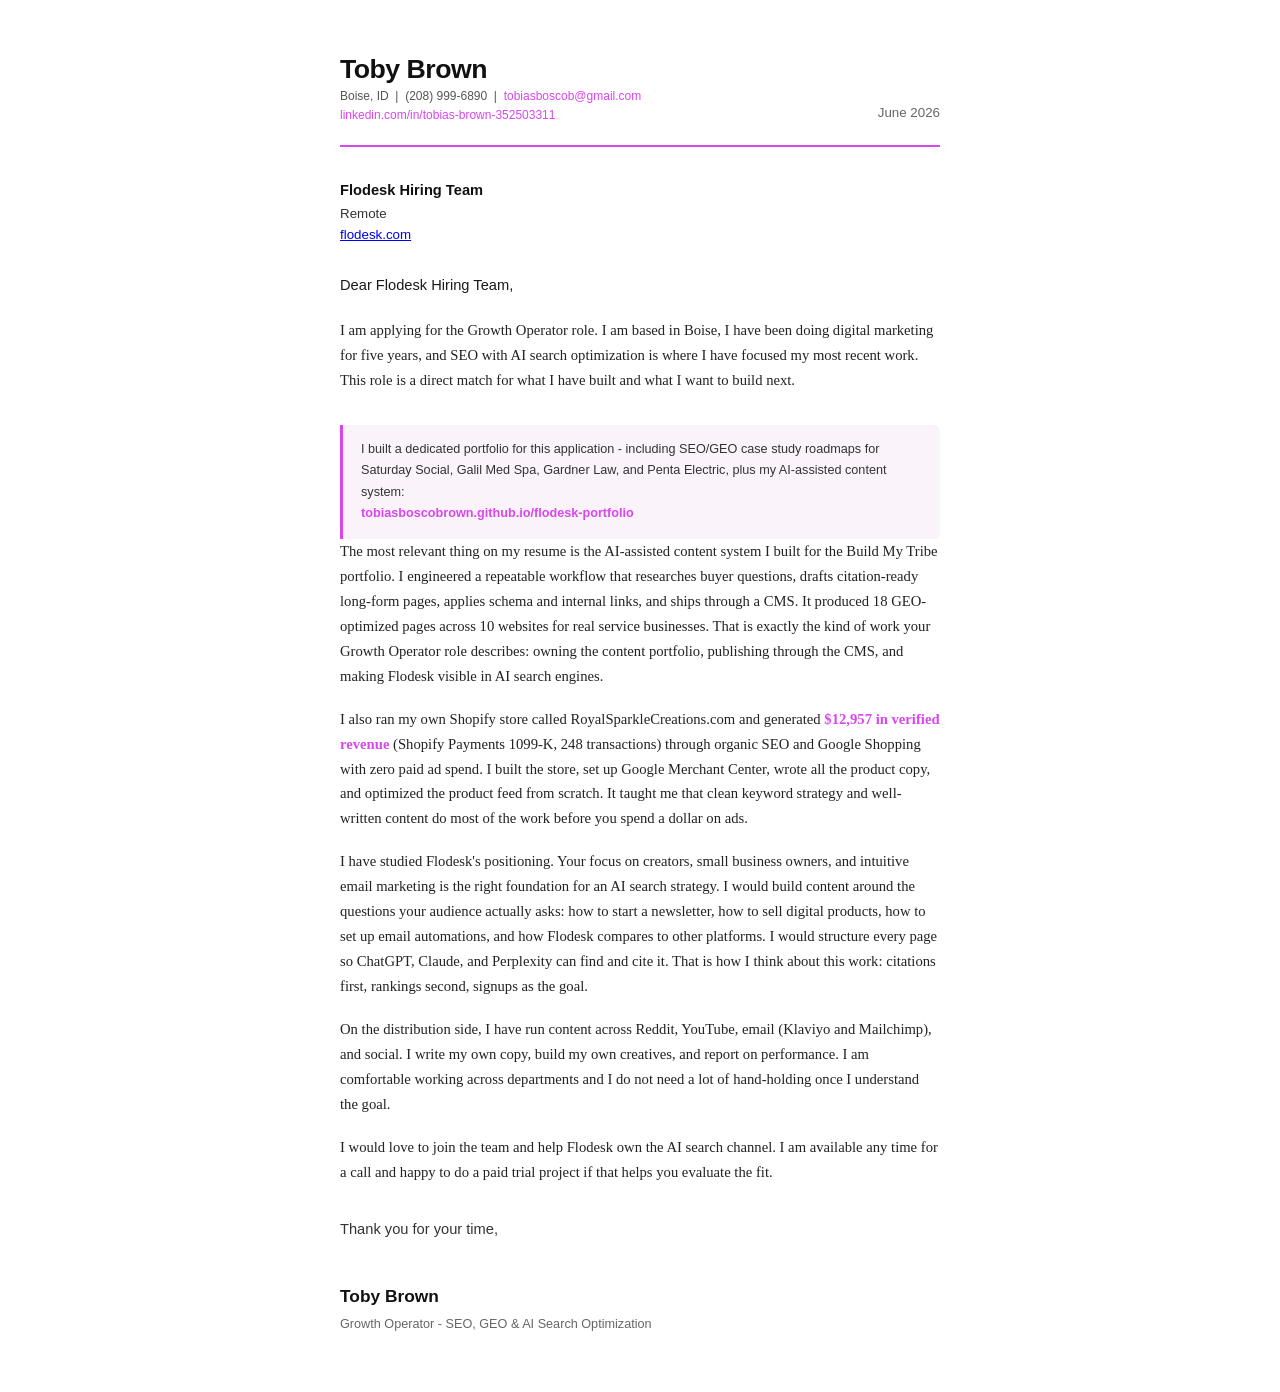
<file: cover-letter.html>
<!DOCTYPE html>
<html lang="en">
<head>
  <meta charset="UTF-8" />
  <meta name="viewport" content="width=device-width, initial-scale=1.0" />
  <title>Toby Brown - Cover Letter - Flodesk</title>
  <style>
    * { margin: 0; padding: 0; box-sizing: border-box; }
    body {
      font-family: 'Georgia', serif;
      font-size: 11pt;
      color: #1a1a1a;
      background: #fff;
      line-height: 1.7;
    }
    .page {
      max-width: 720px;
      margin: 0 auto;
      padding: 56px 60px;
    }

    .letterhead {
      border-bottom: 2px solid #D946EF;
      padding-bottom: 20px;
      margin-bottom: 32px;
      display: flex;
      justify-content: space-between;
      align-items: flex-end;
    }

    .sender-name {
      font-size: 20pt;
      font-weight: bold;
      font-family: 'Arial', sans-serif;
      color: #111;
      letter-spacing: -0.5px;
      line-height: 1;
      margin-bottom: 4px;
    }

    .sender-contact {
      font-family: 'Arial', sans-serif;
      font-size: 9pt;
      color: #555;
      line-height: 1.6;
    }

    .sender-contact a {
      color: #D946EF;
      text-decoration: none;
    }

    .date-block {
      font-family: 'Arial', sans-serif;
      font-size: 10pt;
      color: #666;
      text-align: right;
    }

    .recipient {
      font-family: 'Arial', sans-serif;
      font-size: 10pt;
      color: #333;
      margin-bottom: 28px;
      line-height: 1.6;
    }

    .recipient strong {
      color: #111;
      font-size: 11pt;
    }

    .salutation {
      font-size: 11pt;
      margin-bottom: 20px;
      font-family: 'Arial', sans-serif;
    }

    p {
      margin-bottom: 18px;
      font-size: 11pt;
      color: #222;
    }

    .highlight {
      color: #D946EF;
      font-weight: bold;
    }

    .closing {
      margin-top: 32px;
      font-family: 'Arial', sans-serif;
      font-size: 11pt;
    }

    .closing-word {
      margin-bottom: 40px;
      color: #333;
    }

    .sig-name {
      font-size: 13pt;
      font-weight: bold;
      color: #111;
    }

    .sig-title {
      font-size: 9.5pt;
      color: #666;
      margin-top: 3px;
    }

    .portfolio-callout {
      margin-top: 32px;
      padding: 14px 18px;
      border-left: 3px solid #D946EF;
      background: #faf4fa;
      border-radius: 0 6px 6px 0;
      font-family: 'Arial', sans-serif;
      font-size: 9.5pt;
      color: #333;
    }

    .portfolio-callout a {
      color: #D946EF;
      font-weight: bold;
      text-decoration: none;
    }

    @media print {
      body { font-size: 10.5pt; }
      .page { padding: 32px 40px; }
      .portfolio-callout { background: #f4faf6 !important; -webkit-print-color-adjust: exact; print-color-adjust: exact; }
    }
  </style>
</head>
<body>
<div class="page">

  <div class="letterhead">
    <div>
      <div class="sender-name">Toby Brown</div>
      <div class="sender-contact">
        Boise, ID &nbsp;|&nbsp; (208) 999-6890 &nbsp;|&nbsp;
        <a href="mailto:tobiasboscob@gmail.com">tobiasboscob@gmail.com</a><br />
        <a href="https://www.linkedin.com/in/tobias-brown-352503311/">linkedin.com/in/tobias-brown-352503311</a>
      </div>
    </div>
    <div class="date-block">June 2026</div>
  </div>

  <div class="recipient">
    <strong>Flodesk Hiring Team</strong><br />
    Remote<br />
    <a href="https://flodesk.com/">flodesk.com</a>
  </div>

  <div class="salutation">Dear Flodesk Hiring Team,</div>

  <p>
    I am applying for the Growth Operator role. I am based in Boise, I have been doing digital marketing for five years, and SEO with AI search optimization is where I have focused my most recent work. This role is a direct match for what I have built and what I want to build next.
  </p>

  <div class="portfolio-callout">
    I built a dedicated portfolio for this application - including SEO/GEO case study roadmaps for Saturday Social, Galil Med Spa, Gardner Law, and Penta Electric, plus my AI-assisted content system:<br />
    <a href="https://tobiasboscobrown.github.io/flodesk-portfolio/">tobiasboscobrown.github.io/flodesk-portfolio</a>
  </div>

  <p>
    The most relevant thing on my resume is the AI-assisted content system I built for the Build My Tribe portfolio. I engineered a repeatable workflow that researches buyer questions, drafts citation-ready long-form pages, applies schema and internal links, and ships through a CMS. It produced 18 GEO-optimized pages across 10 websites for real service businesses. That is exactly the kind of work your Growth Operator role describes: owning the content portfolio, publishing through the CMS, and making Flodesk visible in AI search engines.
  </p>

  <p>
    I also ran my own Shopify store called RoyalSparkleCreations.com and generated <span class="highlight">$12,957 in verified revenue</span> (Shopify Payments 1099-K, 248 transactions) through organic SEO and Google Shopping with zero paid ad spend. I built the store, set up Google Merchant Center, wrote all the product copy, and optimized the product feed from scratch. It taught me that clean keyword strategy and well-written content do most of the work before you spend a dollar on ads.
  </p>

  <p>
    I have studied Flodesk's positioning. Your focus on creators, small business owners, and intuitive email marketing is the right foundation for an AI search strategy. I would build content around the questions your audience actually asks: how to start a newsletter, how to sell digital products, how to set up email automations, and how Flodesk compares to other platforms. I would structure every page so ChatGPT, Claude, and Perplexity can find and cite it. That is how I think about this work: citations first, rankings second, signups as the goal.
  </p>

  <p>
    On the distribution side, I have run content across Reddit, YouTube, email (Klaviyo and Mailchimp), and social. I write my own copy, build my own creatives, and report on performance. I am comfortable working across departments and I do not need a lot of hand-holding once I understand the goal.
  </p>

  <p>
    I would love to join the team and help Flodesk own the AI search channel. I am available any time for a call and happy to do a paid trial project if that helps you evaluate the fit.
  </p>

  <div class="closing">
    <div class="closing-word">Thank you for your time,</div>
    <div class="sig-name">Toby Brown</div>
    <div class="sig-title">Growth Operator - SEO, GEO &amp; AI Search Optimization</div>
  </div>


</div>
</body>
</html>
</file>
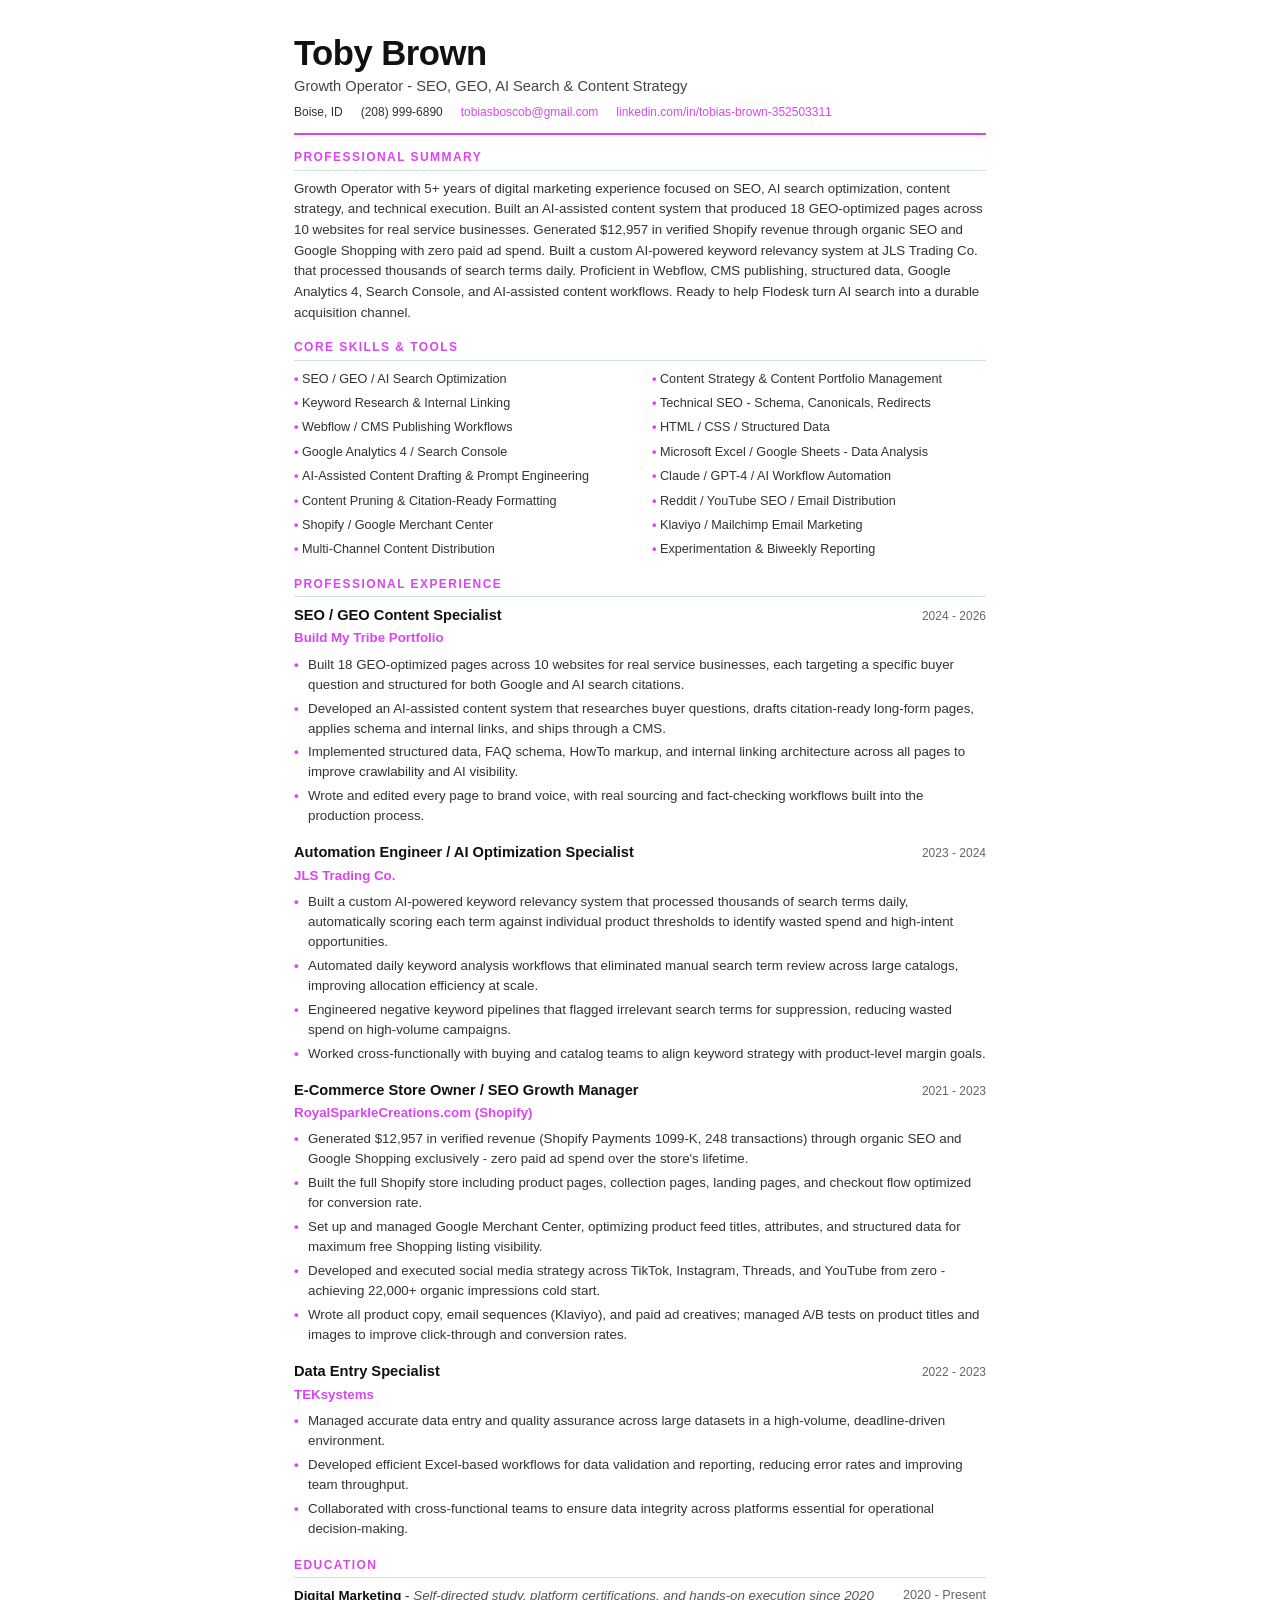
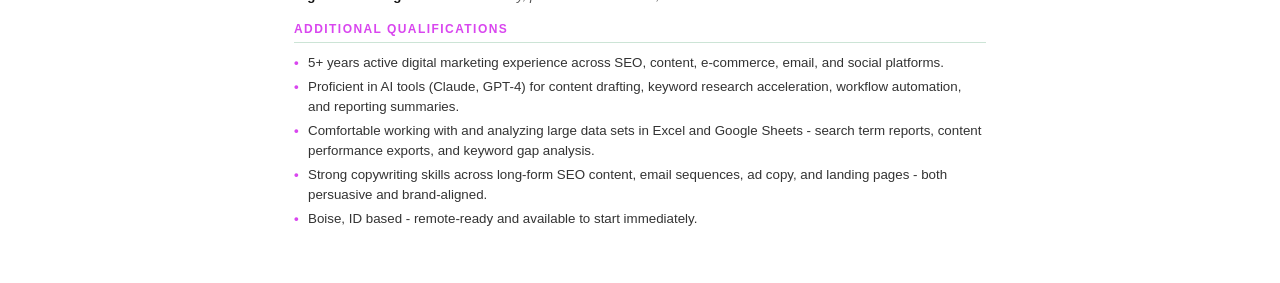
<file: resume.html>
<!DOCTYPE html>
<html lang="en">
<head>
  <meta charset="UTF-8" />
  <meta name="viewport" content="width=device-width, initial-scale=1.0" />
  <title>Toby Brown - Growth Operator Resume</title>
  <style>
    * { margin: 0; padding: 0; box-sizing: border-box; }
    body { font-family: 'Arial', sans-serif; font-size: 10.5pt; color: #1a1a1a; background: #fff; line-height: 1.45; }
    .page { max-width: 780px; margin: 0 auto; padding: 36px 44px; }

    .header { border-bottom: 2.5px solid #D946EF; padding-bottom: 12px; margin-bottom: 14px; }
    .name { font-size: 26pt; font-weight: bold; font-family: 'Arial', sans-serif; letter-spacing: -0.5px; color: #111; line-height: 1; margin-bottom: 5px; }
    .title-line { font-size: 11pt; color: #444; font-weight: normal; margin-bottom: 7px; }
    .contact-bar { display: flex; flex-wrap: wrap; gap: 4px 18px; font-size: 9pt; color: #333; }
    .contact-bar a { color: #D946EF; text-decoration: none; }

    .section { margin-bottom: 16px; }
    .section-title {
      font-size: 9pt; font-weight: bold; text-transform: uppercase;
      letter-spacing: 0.12em; color: #D946EF; border-bottom: 1px solid #cce4d6;
      padding-bottom: 3px; margin-bottom: 8px;
    }

    .summary { font-size: 10pt; color: #333; line-height: 1.55; }

    .skills-grid { display: grid; grid-template-columns: 1fr 1fr; gap: 4px 24px; }
    .skill-item { font-size: 9.5pt; color: #333; padding: 1px 0; }
    .skill-item::before { content: "• "; color: #D946EF; font-weight: bold; }

    .job { margin-bottom: 14px; }
    .job-header { display: flex; justify-content: space-between; align-items: baseline; margin-bottom: 2px; }
    .job-title { font-size: 11pt; font-weight: bold; color: #111; }
    .job-dates { font-size: 9pt; color: #666; white-space: nowrap; }
    .job-company { font-size: 10pt; color: #D946EF; font-weight: 600; margin-bottom: 5px; }
    .job-bullets { list-style: none; padding: 0; }
    .job-bullets li { font-size: 10pt; color: #333; padding: 2px 0 2px 14px; position: relative; line-height: 1.5; }
    .job-bullets li::before { content: "•"; position: absolute; left: 0; color: #D946EF; font-weight: bold; }

    .edu-item { display: flex; justify-content: space-between; font-size: 10pt; }
    .edu-degree { font-weight: bold; color: #111; }
    .edu-school { color: #555; font-style: italic; }
    .edu-year { color: #666; font-size: 9.5pt; }

    @media print {
      body { font-size: 10pt; }
      .page { padding: 20px 28px; }
      a { color: #D946EF !important; }
    }
  </style>
</head>
<body>
<div class="page">

  <div class="header">
    <div class="name">Toby Brown</div>
    <div class="title-line">Growth Operator - SEO, GEO, AI Search &amp; Content Strategy</div>
    <div class="contact-bar">
      <span>Boise, ID</span>
      <span>(208) 999-6890</span>
      <a href="mailto:tobiasboscob@gmail.com">tobiasboscob@gmail.com</a>
      <a href="https://www.linkedin.com/in/tobias-brown-352503311/">linkedin.com/in/tobias-brown-352503311</a>
    </div>
  </div>

  <div class="section">
    <div class="section-title">Professional Summary</div>
    <p class="summary">
      Growth Operator with 5+ years of digital marketing experience focused on SEO, AI search optimization, content strategy, and technical execution. Built an AI-assisted content system that produced 18 GEO-optimized pages across 10 websites for real service businesses. Generated $12,957 in verified Shopify revenue through organic SEO and Google Shopping with zero paid ad spend. Built a custom AI-powered keyword relevancy system at JLS Trading Co. that processed thousands of search terms daily. Proficient in Webflow, CMS publishing, structured data, Google Analytics 4, Search Console, and AI-assisted content workflows. Ready to help Flodesk turn AI search into a durable acquisition channel.
    </p>
  </div>

  <div class="section">
    <div class="section-title">Core Skills &amp; Tools</div>
    <div class="skills-grid">
      <div class="skill-item">SEO / GEO / AI Search Optimization</div>
      <div class="skill-item">Content Strategy &amp; Content Portfolio Management</div>
      <div class="skill-item">Keyword Research &amp; Internal Linking</div>
      <div class="skill-item">Technical SEO - Schema, Canonicals, Redirects</div>
      <div class="skill-item">Webflow / CMS Publishing Workflows</div>
      <div class="skill-item">HTML / CSS / Structured Data</div>
      <div class="skill-item">Google Analytics 4 / Search Console</div>
      <div class="skill-item">Microsoft Excel / Google Sheets - Data Analysis</div>
      <div class="skill-item">AI-Assisted Content Drafting &amp; Prompt Engineering</div>
      <div class="skill-item">Claude / GPT-4 / AI Workflow Automation</div>
      <div class="skill-item">Content Pruning &amp; Citation-Ready Formatting</div>
      <div class="skill-item">Reddit / YouTube SEO / Email Distribution</div>
      <div class="skill-item">Shopify / Google Merchant Center</div>
      <div class="skill-item">Klaviyo / Mailchimp Email Marketing</div>
      <div class="skill-item">Multi-Channel Content Distribution</div>
      <div class="skill-item">Experimentation &amp; Biweekly Reporting</div>
    </div>
  </div>

  <div class="section">
    <div class="section-title">Professional Experience</div>

    <div class="job">
      <div class="job-header">
        <span class="job-title">SEO / GEO Content Specialist</span>
        <span class="job-dates">2024 - 2026</span>
      </div>
      <div class="job-company">Build My Tribe Portfolio</div>
      <ul class="job-bullets">
        <li>Built 18 GEO-optimized pages across 10 websites for real service businesses, each targeting a specific buyer question and structured for both Google and AI search citations.</li>
        <li>Developed an AI-assisted content system that researches buyer questions, drafts citation-ready long-form pages, applies schema and internal links, and ships through a CMS.</li>
        <li>Implemented structured data, FAQ schema, HowTo markup, and internal linking architecture across all pages to improve crawlability and AI visibility.</li>
        <li>Wrote and edited every page to brand voice, with real sourcing and fact-checking workflows built into the production process.</li>
      </ul>
    </div>

    <div class="job">
      <div class="job-header">
        <span class="job-title">Automation Engineer / AI Optimization Specialist</span>
        <span class="job-dates">2023 - 2024</span>
      </div>
      <div class="job-company">JLS Trading Co.</div>
      <ul class="job-bullets">
        <li>Built a custom AI-powered keyword relevancy system that processed thousands of search terms daily, automatically scoring each term against individual product thresholds to identify wasted spend and high-intent opportunities.</li>
        <li>Automated daily keyword analysis workflows that eliminated manual search term review across large catalogs, improving allocation efficiency at scale.</li>
        <li>Engineered negative keyword pipelines that flagged irrelevant search terms for suppression, reducing wasted spend on high-volume campaigns.</li>
        <li>Worked cross-functionally with buying and catalog teams to align keyword strategy with product-level margin goals.</li>
      </ul>
    </div>

    <div class="job">
      <div class="job-header">
        <span class="job-title">E-Commerce Store Owner / SEO Growth Manager</span>
        <span class="job-dates">2021 - 2023</span>
      </div>
      <div class="job-company">RoyalSparkleCreations.com (Shopify)</div>
      <ul class="job-bullets">
        <li>Generated $12,957 in verified revenue (Shopify Payments 1099-K, 248 transactions) through organic SEO and Google Shopping exclusively - zero paid ad spend over the store's lifetime.</li>
        <li>Built the full Shopify store including product pages, collection pages, landing pages, and checkout flow optimized for conversion rate.</li>
        <li>Set up and managed Google Merchant Center, optimizing product feed titles, attributes, and structured data for maximum free Shopping listing visibility.</li>
        <li>Developed and executed social media strategy across TikTok, Instagram, Threads, and YouTube from zero - achieving 22,000+ organic impressions cold start.</li>
        <li>Wrote all product copy, email sequences (Klaviyo), and paid ad creatives; managed A/B tests on product titles and images to improve click-through and conversion rates.</li>
      </ul>
    </div>

    <div class="job">
      <div class="job-header">
        <span class="job-title">Data Entry Specialist</span>
        <span class="job-dates">2022 - 2023</span>
      </div>
      <div class="job-company">TEKsystems</div>
      <ul class="job-bullets">
        <li>Managed accurate data entry and quality assurance across large datasets in a high-volume, deadline-driven environment.</li>
        <li>Developed efficient Excel-based workflows for data validation and reporting, reducing error rates and improving team throughput.</li>
        <li>Collaborated with cross-functional teams to ensure data integrity across platforms essential for operational decision-making.</li>
      </ul>
    </div>

  </div>

  <div class="section">
    <div class="section-title">Education</div>
    <div class="edu-item">
      <div>
        <span class="edu-degree">Digital Marketing</span> -
        <span class="edu-school">Self-directed study, platform certifications, and hands-on execution since 2020</span>
      </div>
      <div class="edu-year">2020 - Present</div>
    </div>
  </div>

  <div class="section">
    <div class="section-title">Additional Qualifications</div>
    <ul class="job-bullets">
      <li>5+ years active digital marketing experience across SEO, content, e-commerce, email, and social platforms.</li>
      <li>Proficient in AI tools (Claude, GPT-4) for content drafting, keyword research acceleration, workflow automation, and reporting summaries.</li>
      <li>Comfortable working with and analyzing large data sets in Excel and Google Sheets - search term reports, content performance exports, and keyword gap analysis.</li>
      <li>Strong copywriting skills across long-form SEO content, email sequences, ad copy, and landing pages - both persuasive and brand-aligned.</li>
      <li>Boise, ID based - remote-ready and available to start immediately.</li>
    </ul>
  </div>

</div>
</body>
</html>
</file>
<file: style.css>
/* ===== BASE ===== */
*, *::before, *::after { box-sizing: border-box; margin: 0; padding: 0; }

:root {
  --green: #D946EF;
  --green-light: #E879F9;
  --green-glow: rgba(217,70,239,0.25);
  --navy: #140518;
  --navy2: #1e0a24;
  --navy3: #2a0f32;
  --mid: #3a1545;
  --light-bg: #FBF5FF;
  --light2: #F0E4F7;
  --text: #F3EAF5;
  --text-dim: #B89AC4;
  --text-dark: #1F0A22;
  --text-dark-dim: #5A3D61;
  --font-body: 'Inter', sans-serif;
  --font-display: 'Bebas Neue', 'Inter', sans-serif;
  --radius: 12px;
  --radius-sm: 8px;
  --transition: 0.25s ease;
}

html { scroll-behavior: smooth; }

body {
  font-family: var(--font-body);
  background: var(--navy);
  color: var(--text);
  line-height: 1.6;
  overflow-x: hidden;
}

.container {
  max-width: 1140px;
  margin: 0 auto;
  padding: 0 24px;
}

/* ===== NAV ===== */
#navbar {
  position: fixed;
  top: 0; left: 0; right: 0;
  z-index: 100;
  background: rgba(13,27,42,0.92);
  backdrop-filter: blur(12px);
  border-bottom: 1px solid rgba(255,255,255,0.06);
  transition: background var(--transition);
}

.nav-inner {
  max-width: 1140px;
  margin: 0 auto;
  padding: 0 24px;
  height: 64px;
  display: flex;
  align-items: center;
  gap: 32px;
}

.nav-logo {
  font-family: var(--font-display);
  font-size: 22px;
  letter-spacing: 0.05em;
  color: var(--text);
  flex-shrink: 0;
}

.nav-links {
  display: flex;
  align-items: center;
  gap: 4px;
  list-style: none;
  margin-left: auto;
}

.nav-links a {
  color: var(--text-dim);
  text-decoration: none;
  font-size: 14px;
  font-weight: 500;
  padding: 8px 14px;
  border-radius: var(--radius-sm);
  transition: color var(--transition), background var(--transition);
}

.nav-links a:hover { color: var(--text); background: rgba(255,255,255,0.05); }

.nav-links .nav-cta {
  background: var(--green);
  color: white !important;
  font-weight: 700;
  padding: 9px 18px;
  border-radius: 100px;
}

.nav-links .nav-cta:hover { background: var(--green-light); }

.hamburger {
  display: none;
  background: none;
  border: none;
  color: var(--text);
  font-size: 22px;
  cursor: pointer;
  margin-left: auto;
}

/* ===== HERO ===== */
#hero {
  min-height: 100vh;
  display: flex;
  flex-direction: column;
  justify-content: center;
  padding: 120px 24px 80px;
  position: relative;
  overflow: hidden;
  background: linear-gradient(135deg, var(--navy) 0%, var(--navy2) 60%, #0a0510 100%);
}

.hero-bg-text {
  position: absolute;
  top: 50%;
  left: 50%;
  transform: translate(-50%, -50%);
  font-family: var(--font-display);
  font-size: clamp(120px, 20vw, 260px);
  color: rgba(217,70,239,0.04);
  white-space: nowrap;
  pointer-events: none;
  user-select: none;
  letter-spacing: 0.1em;
}

.hero-content {
  max-width: 820px;
  margin: 0 auto;
  position: relative;
  z-index: 1;
}

.hero-eyebrow {
  display: flex;
  align-items: center;
  gap: 10px;
  font-size: 13px;
  font-weight: 600;
  color: var(--text-dim);
  letter-spacing: 0.04em;
  margin-bottom: 24px;
  text-transform: uppercase;
}

.dot {
  width: 8px;
  height: 8px;
  border-radius: 50%;
  background: var(--green);
  animation: pulse 2s infinite;
  flex-shrink: 0;
}

@keyframes pulse {
  0%, 100% { opacity: 1; transform: scale(1); }
  50% { opacity: 0.5; transform: scale(0.8); }
}

#hero h1 {
  font-family: var(--font-display);
  font-size: clamp(48px, 7vw, 84px);
  line-height: 0.95;
  letter-spacing: -0.01em;
  color: var(--text);
  margin-bottom: 24px;
}

.accent { color: var(--green); }

.hero-sub {
  font-size: 17px;
  color: var(--text-dim);
  line-height: 1.7;
  max-width: 580px;
  margin-bottom: 36px;
}

.hero-actions {
  display: flex;
  gap: 16px;
  flex-wrap: wrap;
  margin-bottom: 48px;
}

.btn-primary {
  background: var(--green);
  color: white;
  text-decoration: none;
  padding: 14px 28px;
  border-radius: 100px;
  font-weight: 700;
  font-size: 15px;
  transition: background var(--transition), transform var(--transition);
  display: inline-block;
}

.btn-primary:hover { background: var(--green-light); transform: translateY(-2px); }

.btn-outline {
  background: transparent;
  color: var(--text);
  text-decoration: none;
  padding: 14px 28px;
  border-radius: 100px;
  font-weight: 600;
  font-size: 15px;
  border: 1.5px solid rgba(255,255,255,0.2);
  transition: border-color var(--transition), background var(--transition);
  display: inline-block;
}

.btn-outline:hover { border-color: var(--green); background: rgba(217,70,239,0.08); }

.hero-stats {
  display: flex;
  align-items: center;
  gap: 0;
  flex-wrap: wrap;
  gap: 8px;
}

.stat {
  display: flex;
  flex-direction: column;
  gap: 2px;
}

.stat-num {
  font-family: var(--font-display);
  font-size: 32px;
  line-height: 1;
  color: var(--green);
  letter-spacing: 0.02em;
}

.stat-label {
  font-size: 11px;
  color: var(--text-dim);
  font-weight: 500;
  text-transform: uppercase;
  letter-spacing: 0.06em;
}

.stat-divider {
  width: 1px;
  height: 40px;
  background: rgba(255,255,255,0.1);
  margin: 0 24px;
}

.hero-scroll-hint {
  position: absolute;
  bottom: 32px;
  left: 50%;
  transform: translateX(-50%);
  font-size: 13px;
  color: var(--text-dim);
  display: flex;
  align-items: center;
  gap: 8px;
  animation: bounce 2s infinite;
}

@keyframes bounce {
  0%, 100% { transform: translateX(-50%) translateY(0); }
  50% { transform: translateX(-50%) translateY(6px); }
}

/* ===== SECTIONS ===== */
.section-dark {
  background: var(--navy2);
  padding: 96px 0;
}

.section-light {
  background: var(--light-bg);
  padding: 96px 0;
}

.section-label {
  font-size: 12px;
  font-weight: 700;
  letter-spacing: 0.14em;
  text-transform: uppercase;
  color: var(--green);
  margin-bottom: 16px;
}

.section-dark h2, .section-dark p { color: var(--text); }
.section-light h2 { color: var(--text-dark); }
.section-light .section-sub { color: var(--text-dark-dim); }

h2 {
  font-family: var(--font-display);
  font-size: clamp(36px, 5vw, 58px);
  line-height: 1;
  letter-spacing: -0.01em;
  margin-bottom: 16px;
}

.section-sub {
  font-size: 17px;
  line-height: 1.65;
  max-width: 600px;
  margin-bottom: 56px;
  color: var(--text-dim);
}

/* ===== WHY GRID ===== */
.why-grid {
  display: grid;
  grid-template-columns: repeat(auto-fit, minmax(240px, 1fr));
  gap: 24px;
  margin-top: 48px;
}

.why-card {
  background: rgba(255,255,255,0.04);
  border: 1px solid rgba(255,255,255,0.07);
  border-radius: var(--radius);
  padding: 32px 28px;
  transition: border-color var(--transition), transform var(--transition);
}

.why-card:hover {
  border-color: var(--green);
  transform: translateY(-4px);
}

.why-icon-text {
  font-family: var(--font-display);
  font-size: 12px;
  font-weight: 900;
  letter-spacing: 0.08em;
  color: var(--green);
  border: 2px solid var(--green);
  border-radius: 6px;
  padding: 4px 8px;
  line-height: 1;
  display: inline-flex;
  align-items: center;
  justify-content: center;
  min-width: 40px;
  margin-bottom: 16px;
}

.why-card h3 {
  font-size: 17px;
  font-weight: 700;
  color: var(--text);
  margin-bottom: 10px;
}

.why-card p {
  font-size: 14px;
  color: var(--text-dim);
  line-height: 1.65;
}

/* ===== SKILLS ===== */
.skills-categories {
  display: grid;
  grid-template-columns: repeat(auto-fit, minmax(300px, 1fr));
  gap: 24px;
  margin-bottom: 32px;
}

.skill-category {
  background: white;
  border: 1px solid var(--light2);
  border-radius: var(--radius);
  padding: 24px;
  box-shadow: 0 2px 8px rgba(0,0,0,0.04);
}

.skill-cat-header {
  margin-bottom: 16px;
}

.skill-cat-header h3 {
  font-size: 15px;
  font-weight: 700;
  color: var(--text-dark);
}

.skill-tags {
  display: flex;
  flex-wrap: wrap;
  gap: 8px;
}

.skill-tag {
  font-size: 12px;
  font-weight: 600;
  padding: 5px 12px;
  border-radius: 100px;
  display: inline-block;
}

.skill-tag.expert {
  background: var(--green);
  color: white;
}

.skill-tag.strong {
  background: var(--light2);
  color: var(--text-dark-dim);
}

.skill-legend {
  display: flex;
  gap: 16px;
  align-items: center;
  margin-top: 8px;
}

.legend-item {
  display: flex;
  align-items: center;
  gap: 8px;
  font-size: 13px;
  color: var(--text-dark-dim);
}

/* ===== PORTFOLIO ===== */
.portfolio-grid {
  display: grid;
  grid-template-columns: repeat(3, 1fr);
  gap: 24px;
}

.portfolio-card {
  background: rgba(255,255,255,0.04);
  border: 1px solid rgba(255,255,255,0.07);
  border-radius: var(--radius);
  overflow: hidden;
  transition: border-color var(--transition), transform var(--transition);
}

.portfolio-card:hover {
  border-color: var(--green);
  transform: translateY(-4px);
}

.portfolio-card.featured {
  grid-column: span 2;
}

.portfolio-card-badge {
  display: inline-block;
  background: var(--green);
  color: white;
  font-size: 10px;
  font-weight: 800;
  letter-spacing: 0.1em;
  text-transform: uppercase;
  padding: 5px 12px;
  border-radius: 100px;
  position: absolute;
  top: 16px;
  left: 16px;
  z-index: 2;
}

.portfolio-card-img {
  position: relative;
  height: 180px;
  background: var(--navy3);
  display: flex;
  align-items: center;
  justify-content: center;
  overflow: hidden;
}

/* Code mock for AI card */
.code-mock {
  background: #0d0f1b;
  border: 1px solid rgba(217,70,239,0.3);
  border-radius: 8px;
  padding: 20px 24px;
  font-family: 'Courier New', monospace;
  font-size: 13px;
  width: 80%;
  display: flex;
  flex-direction: column;
  gap: 8px;
}

.cm-line { display: flex; gap: 8px; }
.cm-key { color: #7ec8a0; }
.cm-op { color: #aaa; }
.cm-num { color: #f0c060; }
.cm-val { color: #7ec8a0; }
.cm-str { color: #e87050; }
.cm-dim { color: #556; font-style: italic; font-size: 11px; margin-top: 4px; }

/* Ads mock */
.ads-mock { padding: 16px; width: 100%; }
.ads-mock-row { display: flex; gap: 12px; justify-content: center; }
.ads-product-card {
  background: rgba(255,255,255,0.05);
  border-radius: 8px;
  padding: 10px;
  display: flex;
  flex-direction: column;
  gap: 8px;
  width: 90px;
}
.ads-product-img { height: 60px; border-radius: 4px; background: rgba(217,70,239,0.3); }
.ads-product-img.alt { background: rgba(217,70,239,0.2); }
.ads-product-img.dark { background: rgba(217,70,239,0.1); }
.ads-product-info { display: flex; flex-direction: column; gap: 4px; }
.ads-line { height: 6px; border-radius: 3px; background: rgba(255,255,255,0.15); }
.ads-line.short { width: 70%; }
.ads-price { height: 8px; width: 50%; border-radius: 3px; background: var(--green); opacity: 0.6; }

/* Social mock */
.social-mock { padding: 16px; display: flex; gap: 10px; width: 100%; }
.social-post { flex: 2; background: rgba(255,255,255,0.05); border-radius: 8px; overflow: hidden; }
.social-post.small { flex: 1; }
.social-post-img { height: 90px; background: rgba(217,70,239,0.25); }
.social-post-img.alt { background: rgba(217,70,239,0.15); }
.social-post-img.dark { background: rgba(217,70,239,0.08); }
.social-post-caption { padding: 8px; display: flex; flex-direction: column; gap: 4px; }
.sp-line { height: 5px; border-radius: 3px; background: rgba(255,255,255,0.15); }
.sp-line.wide { width: 100%; }
.sp-line.medium { width: 70%; }
.sp-hashtags { height: 5px; width: 50%; border-radius: 3px; background: rgba(217,70,239,0.4); margin-top: 2px; }

/* Amazon mock */
.amazon-mock { padding: 12px; width: 100%; }
.amz-listing { display: flex; gap: 12px; margin-bottom: 10px; }
.amz-img { width: 70px; height: 70px; background: rgba(217,70,239,0.2); border-radius: 6px; flex-shrink: 0; }
.amz-detail { flex: 1; display: flex; flex-direction: column; gap: 5px; }
.amz-title { height: 7px; background: rgba(255,255,255,0.2); border-radius: 3px; width: 90%; }
.amz-stars { font-size: 10px; color: #f0a030; }
.amz-price { font-size: 12px; font-weight: 700; color: var(--green); }
.amz-bullets { display: flex; flex-direction: column; gap: 4px; }
.amz-bullet { height: 5px; background: rgba(255,255,255,0.1); border-radius: 3px; }
.amz-aplus { background: rgba(255,255,255,0.03); border-radius: 6px; padding: 8px; }
.aplus-bar { height: 8px; background: rgba(217,70,239,0.3); border-radius: 3px; margin-bottom: 6px; }
.aplus-row { display: flex; gap: 8px; }
.aplus-cell { flex: 1; height: 24px; background: rgba(255,255,255,0.05); border-radius: 4px; }

/* Report bars */
.design-mock { width: 100%; height: 100%; display: flex; flex-direction: column; justify-content: flex-end; padding: 20px 24px 12px; }
.report-bars { display: flex; align-items: flex-end; gap: 10px; height: 100px; margin-bottom: 8px; }
.r-bar { flex: 1; background: rgba(255,255,255,0.12); border-radius: 4px 4px 0 0; transition: height 0.3s ease; }
.r-bar.accent { background: var(--green); }
.report-labels { display: flex; gap: 10px; }
.report-labels span { flex: 1; font-size: 10px; color: var(--text-dim); text-align: center; font-weight: 600; }

/* Email mock */
.email-mock { background: #1a1a1a; border-radius: 10px; overflow: hidden; width: 85%; border: 1px solid rgba(255,255,255,0.1); }
.email-mock-header { background: #2a2a2a; padding: 10px 14px; display: flex; align-items: center; gap: 6px; }
.em-dot { width: 8px; height: 8px; border-radius: 50%; }
.em-dot.red { background: #ff5f56; }
.em-dot.yellow { background: #ffbd2e; }
.em-dot.green { background: #27c93f; }
.em-subject { font-size: 11px; color: #888; margin-left: 6px; }
.email-mock-body { padding: 14px; display: flex; flex-direction: column; gap: 8px; }
.em-hero-bar { height: 36px; background: rgba(217,70,239,0.35); border-radius: 4px; }
.em-text-line { height: 6px; border-radius: 3px; background: rgba(255,255,255,0.12); }
.em-text-line.wide { width: 100%; }
.em-text-line.medium { width: 75%; }
.em-text-line.short { width: 50%; }
.em-img-placeholder { height: 30px; background: rgba(255,255,255,0.05); border-radius: 4px; }
.em-cta-bar { height: 16px; width: 60%; background: var(--green); border-radius: 100px; margin: 0 auto; opacity: 0.7; }

.portfolio-card-content {
  padding: 24px;
}

.portfolio-card-content h3 {
  font-size: 16px;
  font-weight: 700;
  color: var(--text);
  margin-bottom: 10px;
  line-height: 1.3;
}

.portfolio-card-content p {
  font-size: 13px;
  color: var(--text-dim);
  line-height: 1.65;
  margin-bottom: 16px;
}

.portfolio-metrics {
  display: flex;
  gap: 16px;
  flex-wrap: wrap;
  margin-bottom: 14px;
  padding: 12px 0;
  border-top: 1px solid rgba(255,255,255,0.06);
  border-bottom: 1px solid rgba(255,255,255,0.06);
}

.metric {
  display: flex;
  flex-direction: column;
  gap: 2px;
}

.metric-val {
  font-family: var(--font-display);
  font-size: 20px;
  color: var(--green);
  line-height: 1;
}

.metric-key {
  font-size: 10px;
  color: var(--text-dim);
  text-transform: uppercase;
  letter-spacing: 0.06em;
  font-weight: 600;
}

.portfolio-tags {
  display: flex;
  flex-wrap: wrap;
  gap: 6px;
}

.portfolio-tags span {
  font-size: 11px;
  font-weight: 600;
  color: var(--text-dim);
  background: rgba(255,255,255,0.06);
  padding: 3px 10px;
  border-radius: 100px;
}

/* ===== APPROACH ===== */
.approach-grid {
  display: grid;
  grid-template-columns: repeat(3, 1fr);
  gap: 24px;
  margin-top: 48px;
}

.approach-card {
  background: white;
  border: 1px solid var(--light2);
  border-radius: var(--radius);
  padding: 28px 24px;
  transition: border-color var(--transition), box-shadow var(--transition);
}

.approach-card:hover {
  border-color: var(--green);
  box-shadow: 0 4px 20px rgba(217,70,239,0.1);
}

.approach-num {
  font-family: var(--font-display);
  font-size: 36px;
  color: var(--green);
  line-height: 1;
  margin-bottom: 12px;
  opacity: 0.7;
}

.approach-card h3 {
  font-size: 15px;
  font-weight: 700;
  color: var(--text-dark);
  margin-bottom: 10px;
}

.approach-card p {
  font-size: 13px;
  color: var(--text-dark-dim);
  line-height: 1.65;
}

/* ===== CONTACT ===== */
.section-cta {
  background: linear-gradient(135deg, var(--navy) 0%, #0a2010 100%);
  padding: 96px 0;
}

.section-label.light { color: var(--green); }

.section-cta h2 {
  color: var(--text);
  margin-bottom: 16px;
}

.section-cta p {
  font-size: 17px;
  color: var(--text-dim);
  margin-bottom: 48px;
}

.contact-options {
  display: grid;
  grid-template-columns: repeat(auto-fit, minmax(220px, 1fr));
  gap: 16px;
}

.contact-card {
  background: rgba(255,255,255,0.05);
  border: 1px solid rgba(255,255,255,0.08);
  border-radius: var(--radius);
  padding: 24px;
  display: flex;
  flex-direction: column;
  gap: 8px;
  overflow: hidden;
  min-width: 0;
  text-decoration: none;
  transition: border-color var(--transition), transform var(--transition);
}

.contact-card:hover {
  border-color: var(--green);
  transform: translateY(-3px);
}

.contact-icon {
  font-size: 24px;
}

.contact-icon.ci {
  font-family: var(--font-body);
  font-size: 10px;
  font-weight: 800;
  letter-spacing: 0.06em;
  color: var(--green);
  background: rgba(217,70,239,0.15);
  border: 1px solid rgba(217,70,239,0.4);
  border-radius: 4px;
  padding: 3px 8px;
  line-height: 1;
  display: inline-block;
  width: fit-content;
}

.contact-label {
  font-size: 11px;
  font-weight: 600;
  letter-spacing: 0.08em;
  text-transform: uppercase;
  color: var(--text-dim);
}

.contact-value {
  font-size: 13px;
  font-weight: 700;
  color: var(--text);
  word-break: break-all;
  overflow-wrap: anywhere;
}

/* ===== FOOTER ===== */
footer {
  background: var(--navy);
  border-top: 1px solid rgba(255,255,255,0.05);
  padding: 28px 0;
}

.footer-inner {
  display: flex;
  justify-content: space-between;
  align-items: center;
  flex-wrap: wrap;
  gap: 12px;
  font-size: 12px;
  color: var(--text-dim);
}

.footer-inner a {
  color: var(--text-dim);
  text-decoration: underline;
  text-underline-offset: 2px;
  transition: color var(--transition);
}

.footer-inner a:hover { color: var(--green); }

/* ===== ROADMAPS ===== */
.brand-tabs {
  display: flex;
  gap: 8px;
  flex-wrap: wrap;
  margin-bottom: 32px;
  border-bottom: 1px solid rgba(255,255,255,0.08);
  padding-bottom: 0;
}

.brand-tab {
  background: transparent;
  border: none;
  color: var(--text-dim);
  font-family: var(--font-body);
  font-size: 14px;
  font-weight: 600;
  padding: 12px 20px;
  cursor: pointer;
  border-bottom: 2px solid transparent;
  margin-bottom: -1px;
  transition: color var(--transition), border-color var(--transition);
}

.brand-tab:hover { color: var(--text); }

.brand-tab.active {
  color: var(--green);
  border-bottom-color: var(--green);
}

.brand-roadmap { display: none; }
.brand-roadmap.active { display: block; }

.roadmap-header {
  border-radius: var(--radius);
  padding: 24px 28px;
  margin-bottom: 24px;
  display: flex;
  justify-content: space-between;
  align-items: center;
  flex-wrap: wrap;
  gap: 16px;
}

.saturday-header { background: linear-gradient(135deg, #2e1a3a, #1a0f24); border: 1px solid rgba(217,70,239,0.3); }
.galil-header { background: linear-gradient(135deg, #1a1f3a, #0f1318); border: 1px solid rgba(139,92,246,0.3); }
.gardner-header { background: linear-gradient(135deg, #2a1a2e, #1a0f1a); border: 1px solid rgba(217,70,239,0.3); }
.penta-header { background: linear-gradient(135deg, #1a2a2e, #0f1818); border: 1px solid rgba(56,189,248,0.3); }

.ai-callout-banner {
  display: flex;
  align-items: flex-start;
  gap: 16px;
  background: rgba(217,70,239,0.08);
  border: 1px solid rgba(217,70,239,0.25);
  border-radius: var(--radius);
  padding: 16px 20px;
  margin-bottom: 28px;
}

.ai-badge {
  font-family: var(--font-body);
  font-size: 10px;
  font-weight: 900;
  letter-spacing: 0.1em;
  color: var(--green);
  background: rgba(217,70,239,0.2);
  border: 1px solid rgba(217,70,239,0.5);
  border-radius: 4px;
  padding: 4px 8px;
  line-height: 1;
  flex-shrink: 0;
  margin-top: 2px;
}

.ai-callout-banner p {
  font-size: 13px;
  color: var(--text-dim);
  line-height: 1.6;
  margin: 0;
}

.ai-callout-banner p strong { color: var(--green); }

.ai-block {
  border-color: rgba(217,70,239,0.2) !important;
  background: rgba(217,70,239,0.03) !important;
}

.channel-priority.ai-tag {
  background: rgba(217,70,239,0.2);
  color: var(--green);
}

.roadmap-brand-name {
  font-family: var(--font-display);
  font-size: 26px;
  color: var(--text);
  letter-spacing: 0.02em;
  margin-bottom: 4px;
}

.roadmap-brand-url {
  font-size: 12px;
  color: var(--text-dim);
  font-weight: 500;
}

.roadmap-result-badge {
  background: rgba(217,70,239,0.15);
  border: 1px solid rgba(217,70,239,0.35);
  border-radius: var(--radius-sm);
  padding: 8px 16px;
  font-size: 12px;
  font-weight: 700;
  color: var(--green);
  letter-spacing: 0.04em;
  white-space: nowrap;
}

.roadmap-body {
  display: flex;
  flex-direction: column;
  gap: 20px;
}

.channel-block {
  background: rgba(255,255,255,0.03);
  border: 1px solid rgba(255,255,255,0.07);
  border-radius: var(--radius);
  overflow: hidden;
}

.channel-header {
  display: flex;
  align-items: center;
  gap: 12px;
  padding: 16px 20px;
  background: rgba(255,255,255,0.03);
  border-bottom: 1px solid rgba(255,255,255,0.06);
  flex-wrap: wrap;
}

.channel-icon.ci {
  font-family: var(--font-body);
  font-size: 10px;
  font-weight: 800;
  letter-spacing: 0.06em;
  color: var(--green);
  background: rgba(217,70,239,0.15);
  border: 1px solid rgba(217,70,239,0.35);
  border-radius: 4px;
  padding: 4px 8px;
  line-height: 1;
  flex-shrink: 0;
}

.channel-name {
  font-size: 14px;
  font-weight: 700;
  color: var(--text);
  flex: 1;
}

.channel-priority {
  font-size: 10px;
  font-weight: 700;
  letter-spacing: 0.08em;
  text-transform: uppercase;
  padding: 3px 10px;
  border-radius: 100px;
}

.channel-priority.high { background: rgba(217,70,239,0.2); color: var(--green); }
.channel-priority.medium { background: rgba(255,255,255,0.06); color: var(--text-dim); }

.channel-body {
  padding: 20px 24px;
}

.channel-thesis {
  font-size: 13px;
  color: var(--text-dim);
  line-height: 1.7;
  margin-bottom: 16px;
  font-style: italic;
  border-left: 2px solid var(--green);
  padding-left: 14px;
}

.channel-actions {
  list-style: none;
  display: flex;
  flex-direction: column;
  gap: 12px;
}

.channel-actions li {
  font-size: 13px;
  color: var(--text-dim);
  line-height: 1.65;
  padding-left: 16px;
  position: relative;
}

.channel-actions li::before {
  content: ">";
  position: absolute;
  left: 0;
  color: var(--green);
  font-weight: 900;
  font-size: 11px;
  top: 2px;
}

.channel-actions li strong { color: var(--text); }

/* ===== MOBILE ===== */
@media (max-width: 768px) {
  .nav-links { display: none; }
  .nav-links.open {
    display: flex;
    flex-direction: column;
    position: fixed;
    top: 64px; left: 0; right: 0;
    background: var(--navy2);
    padding: 24px;
    gap: 8px;
    border-bottom: 1px solid rgba(255,255,255,0.07);
  }
  .hamburger { display: block; }
  .portfolio-card.featured { grid-column: span 1; }
  .portfolio-grid { grid-template-columns: 1fr; }
  .approach-grid { grid-template-columns: 1fr; }
  .stat-divider { display: none; }
  .hero-stats { gap: 20px; }
  .footer-inner { flex-direction: column; text-align: center; }
}

@media (max-width: 480px) {
  .why-grid { grid-template-columns: 1fr; }
  .skills-categories { grid-template-columns: 1fr; }
  .approach-grid { grid-template-columns: 1fr; }
}
</file>
